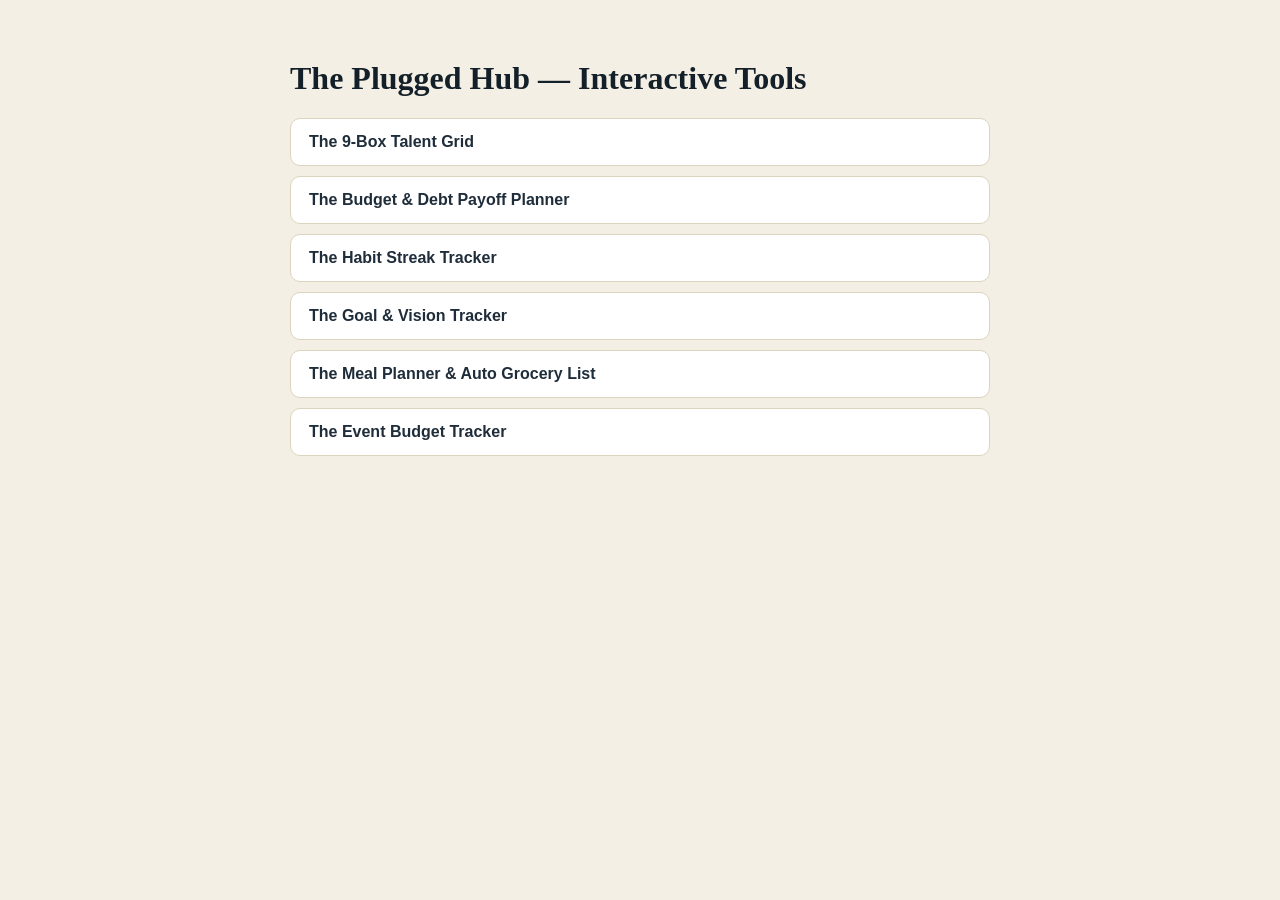
<file: index.html>
<!DOCTYPE html>
<html lang="en">
<head>
<meta charset="UTF-8">
<title>The Plugged Hub — Tools</title>
<style>
  body { font-family: -apple-system, BlinkMacSystemFont, sans-serif; background: #f4efe4; color: #2a2a28; max-width: 700px; margin: 60px auto; padding: 0 20px; }
  h1 { font-family: Georgia, serif; color: #142029; }
  a { display: block; padding: 14px 18px; background: #fff; border: 1px solid #ddd4bf; border-radius: 10px; margin-bottom: 10px; color: #1f2d3a; text-decoration: none; font-weight: 600; }
  a:hover { border-color: #1f2d3a; }
</style>
</head>
<body>
<h1>The Plugged Hub — Interactive Tools</h1>
<a href="nine-box-talent-grid.html">The 9-Box Talent Grid</a>
<a href="budget-debt-payoff-planner.html">The Budget & Debt Payoff Planner</a>
<a href="habit-tracker.html">The Habit Streak Tracker</a>
<a href="goal-vision-tracker.html">The Goal & Vision Tracker</a>
<a href="meal-planner.html">The Meal Planner & Auto Grocery List</a>
<a href="event-budget-tracker.html">The Event Budget Tracker</a>
</body>
</html>
</file>
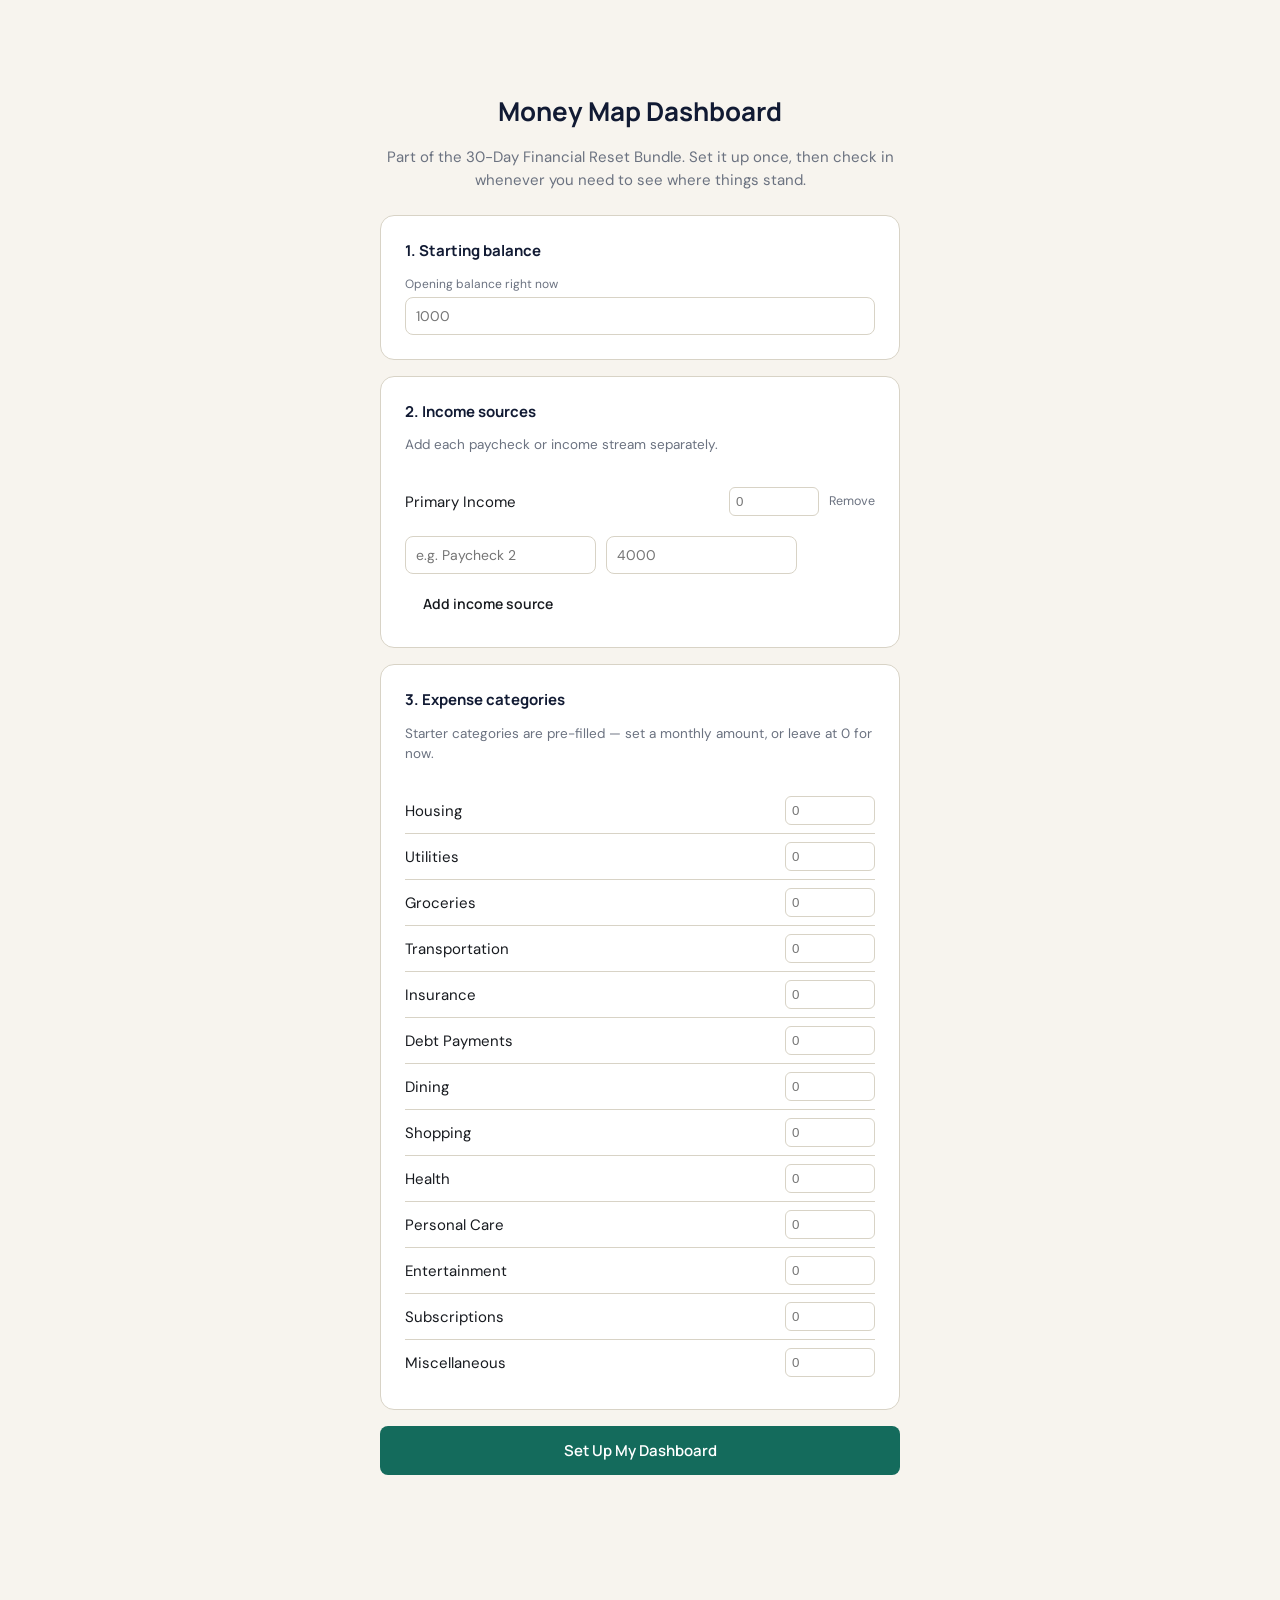
<file: money-map-dashboard/index.html>
<!DOCTYPE html>
<html lang="en">
<head>
<meta charset="UTF-8">
<meta name="viewport" content="width=device-width, initial-scale=1.0">
<title>Money Map Dashboard — The Plugged Hub</title>
<link rel="preconnect" href="https://fonts.googleapis.com">
<link rel="preconnect" href="https://fonts.gstatic.com" crossorigin>
<link href="https://fonts.googleapis.com/css2?family=Manrope:wght@400;500;600;700&family=DM+Sans:wght@400;500;700&display=swap" rel="stylesheet">
<link rel="stylesheet" href="styles/tokens.css">
<link rel="stylesheet" href="styles/layout.css">
<link rel="stylesheet" href="styles/components.css">
<link rel="stylesheet" href="styles/modules.css">
</head>
<body>
<div class="app">

  <!-- ONBOARDING -->
  <div class="view" id="view-onboard">
    <div class="onboard-wrap">
      <h1>Money Map Dashboard</h1>
      <p>Part of the 30-Day Financial Reset Bundle. Set it up once, then check in whenever you need to see where things stand.</p>

      <div class="onboard-step">
        <h3>1. Starting balance</h3>
        <div class="field"><label for="ob-balance">Opening balance right now</label><input type="number" id="ob-balance" placeholder="1000"></div>
      </div>

      <div class="onboard-step">
        <h3>2. Income sources</h3>
        <p style="margin-top:0;color:var(--muted);font-size:13.5px;">Add each paycheck or income stream separately.</p>
        <div id="ob-income-sources"></div>
        <div class="form-row" style="margin-top:12px;margin-bottom:0;">
          <div class="field"><input type="text" id="ob-new-source-name" placeholder="e.g. Paycheck 2"></div>
          <div class="field"><input type="number" id="ob-new-source-amount" placeholder="4000"></div>
          <button class="btn btn-ghost" id="ob-add-source">Add income source</button>
        </div>
      </div>

      <div class="onboard-step">
        <h3>3. Expense categories</h3>
        <p style="margin-top:0;color:var(--muted);font-size:13.5px;">Starter categories are pre-filled — set a monthly amount, or leave at 0 for now.</p>
        <div id="ob-categories"></div>
      </div>

      <button class="btn btn-primary" id="ob-finish" style="width:100%;padding:14px;font-size:15px;">Set Up My Dashboard</button>
    </div>
  </div>

  <!-- MAIN APP -->
  <div class="view" id="view-main">
    <div class="topbar">
      <div class="brand">The Plugged Hub <span>· Money Map Dashboard</span></div>
      <nav>
        <button data-tab="dashboard" class="active">Dashboard</button>
        <button data-tab="transactions">Transactions</button>
        <button data-tab="paychecks">Paychecks</button>
        <button data-tab="savings">Savings</button>
        <button data-tab="bills">Bills</button>
        <button class="disabled" title="Coming soon">Timeline</button>
        <button data-tab="categories">Categories</button>
        <button data-tab="settings">Settings</button>
        <button class="disabled" title="Coming soon">More</button>
      </nav>
    </div>

    <div class="month-nav">
      <button id="prevMonth">&#8592;</button>
      <div class="month-label" id="monthLabel"></div>
      <button id="nextMonth">&#8594;</button>
    </div>

    <!-- DASHBOARD -->
    <div class="tab-panel" id="tab-dashboard">
      <div class="snapshot-grid" id="snapshotGrid"></div>
      <div class="next-action" id="nextAction"></div>
      <div class="quick-actions">
        <button data-jump="transactions">+ Add Transaction</button>
        <button data-jump="bills">+ Add Bill</button>
        <button data-jump="paychecks">+ Plan Paycheck</button>
        <button data-jump="savings">+ Add Goal or Buffer</button>
      </div>
      <div class="section" id="attentionSection" style="display:none;">
        <div class="section-title">Needs Attention</div>
        <div class="attention-list" id="attentionList"></div>
      </div>
      <div class="section"><div class="section-title">Upcoming Bills (next 14 days)</div><div id="upcomingBillsList"></div></div>
      <div class="section"><div class="section-title">Income Sources</div><div id="incomeSourcesGrid"></div></div>
      <div class="section"><div class="section-title">Budget Health</div><div class="cat-grid" id="catGrid"></div></div>
      <div class="section"><div class="section-title">Goals &amp; Buffers</div><div class="cat-grid" id="savingsGrid"></div></div>
      <div class="section"><div class="section-title">Recent Activity</div><div id="recentActivity"></div></div>
    </div>

    <!-- TRANSACTIONS -->
    <div class="tab-panel" id="tab-transactions" style="display:none;">
      <div class="form-row" id="txForm">
        <div class="field"><label>Date</label><input type="date" id="tx-date"></div>
        <div class="field"><label>Description</label><input type="text" id="tx-desc" placeholder="Trader Joe's"></div>
        <div class="field"><label>Type</label>
          <select id="tx-type">
            <option value="expense">Expense</option><option value="income">Income</option>
            <option value="savings">Savings</option><option value="debt">Debt payment</option>
            <option value="transfer">Transfer</option><option value="refund">Refund/Credit</option>
          </select>
        </div>
        <div class="field" id="tx-cat-field"><label>Category</label><select id="tx-category"></select></div>
        <div class="field" id="tx-savings-field" style="display:none;"><label>Goal/Buffer</label><select id="tx-savings-category"></select></div>
        <div class="field" id="tx-source-field" style="display:none;"><label>Income source</label><select id="tx-source"></select></div>
        <div class="field"><label>Amount</label><input type="number" id="tx-amount" placeholder="45.00" step="0.01"></div>
        <button class="btn btn-primary" id="addTx">Add transaction</button>
      </div>
      <div class="filters">
        <input type="text" id="filterSearch" placeholder="Search description...">
        <select id="filterCategory"><option value="">All categories</option></select>
        <select id="filterType">
          <option value="">All types</option><option value="expense">Expense</option><option value="income">Income</option>
          <option value="savings">Savings</option><option value="debt">Debt payment</option>
          <option value="transfer">Transfer</option><option value="refund">Refund/Credit</option>
        </select>
      </div>
      <div id="ledgerTableWrap"></div>
    </div>

    <!-- PAYCHECKS -->
    <div class="tab-panel" id="tab-paychecks" style="display:none;">
      <div class="section-title">Give each paycheck a job before it disappears</div>
      <div class="form-row">
        <div class="field"><label>Income source</label><select id="pe-source"></select></div>
        <div class="field"><label>Pay date</label><input type="date" id="pe-date"></div>
        <div class="field"><label>Expected amount</label><input type="number" id="pe-amount" placeholder="1850"></div>
        <button class="btn btn-primary" id="addIncomeEvent">Plan this paycheck</button>
      </div>
      <div id="paychecksList"></div>
    </div>

    <!-- BILLS -->
    <div class="tab-panel" id="tab-bills" style="display:none;">
      <div class="section-title">Bill Command Center</div>
      <p style="color:var(--muted);font-size:13.5px;margin-top:-6px;">Know what's due, when it's due, and what needs attention.</p>
      <div class="form-row">
        <div class="field"><label>Bill name</label><input type="text" id="bill-name" placeholder="e.g. Rent"></div>
        <div class="field"><label>Category</label><select id="bill-category"></select></div>
        <div class="field"><label>Amount</label><input type="number" id="bill-amount" placeholder="1400"></div>
        <div class="field"><label>Frequency</label>
          <select id="bill-frequency">
            <option value="monthly">Monthly</option>
            <option value="weekly">Weekly</option>
            <option value="biweekly">Biweekly</option>
            <option value="quarterly">Quarterly</option>
            <option value="annual">Annual</option>
          </select>
        </div>
        <div class="field"><label>Next due date</label><input type="date" id="bill-date"></div>
        <div class="field"><label style="display:flex;align-items:center;gap:6px;"><input type="checkbox" id="bill-autopay" style="width:auto;"> Autopay</label></div>
        <button class="btn btn-primary" id="addBill">Add bill</button>
      </div>
      <div id="billsList"></div>
    </div>

    <!-- SAVINGS (Goals & Buffers) -->
    <div class="tab-panel" id="tab-savings" style="display:none;">
      <div class="section-title">Goals &amp; Buffers</div>
      <p style="color:var(--muted);font-size:13.5px;margin-top:-6px;">Future expenses, safety buffers, and personal goals — one system, your choice of purpose.</p>
      <div class="form-row">
        <div class="field"><label>Name</label><input type="text" id="newGoalName" placeholder="e.g. Car Registration"></div>
        <div class="field"><label>Purpose</label><select id="newGoalPurpose"></select></div>
        <div class="field"><label>Target amount</label><input type="number" id="newGoalTarget" placeholder="500"></div>
        <div class="field"><label>Target date (optional)</label><input type="date" id="newGoalDate"></div>
        <button class="btn btn-primary" id="addGoalBuffer">Add</button>
      </div>
      <div class="cat-grid" id="goalsBuffersList"></div>
    </div>

    <!-- CATEGORIES -->
    <div class="tab-panel" id="tab-categories" style="display:none;">
      <div class="subsection">
        <div class="subsection-title">Income Sources</div>
        <div class="form-row">
          <div class="field"><label>Source name</label><input type="text" id="newSourceName" placeholder="e.g. Freelance"></div>
          <div class="field"><label>Planned monthly amount</label><input type="number" id="newSourceAmount" placeholder="500"></div>
          <button class="btn btn-primary" id="addSource">Add source</button>
        </div>
        <div id="sourceList" style="background:white;border-radius:12px;padding:8px 16px;border:1px solid var(--line);"></div>
      </div>
      <div class="subsection">
        <div class="subsection-title">Expense Categories</div>
        <div class="form-row">
          <div class="field"><label>New category</label><input type="text" id="newCatName" placeholder="e.g. Pet Care"></div>
          <div class="field"><label>Monthly budget</label><input type="number" id="newCatBudget" placeholder="100"></div>
          <button class="btn btn-primary" id="addCategory">Add category</button>
        </div>
        <div id="categoryList" style="background:white;border-radius:12px;padding:8px 16px;border:1px solid var(--line);"></div>
      </div>
    </div>

    <!-- SETTINGS -->
    <div class="tab-panel" id="tab-settings" style="display:none;">
      <div class="section-title">Settings &amp; Data</div>
      <div class="onboard-step"><h3>Opening balance</h3><div class="field"><input type="number" id="settingsOpening"></div></div>
      <div class="onboard-step"><h3>Export your data</h3><p style="margin-top:0;color:var(--muted);font-size:13.5px;">Your data lives in this browser only. Export a CSV backup regularly.</p><button class="btn btn-ghost" id="exportCsv">Export all transactions (CSV)</button></div>
      <div class="onboard-step"><h3>Reset</h3><p style="margin-top:0;color:var(--muted);font-size:13.5px;">Permanently deletes everything in this browser.</p><button class="btn btn-danger" id="resetAll">Reset all data</button></div>
    </div>

    <div class="footer-note">The Plugged Hub · Practical systems for money, work, and modern life.</div>
  </div>
</div>

<script type="module" src="js/app.js"></script>
<script>
  document.querySelectorAll('[data-jump]').forEach(btn => {
    btn.addEventListener('click', () => document.querySelector(`nav button[data-tab="${btn.dataset.jump}"]`).click());
  });
</script>
</body>
</html>
</file>
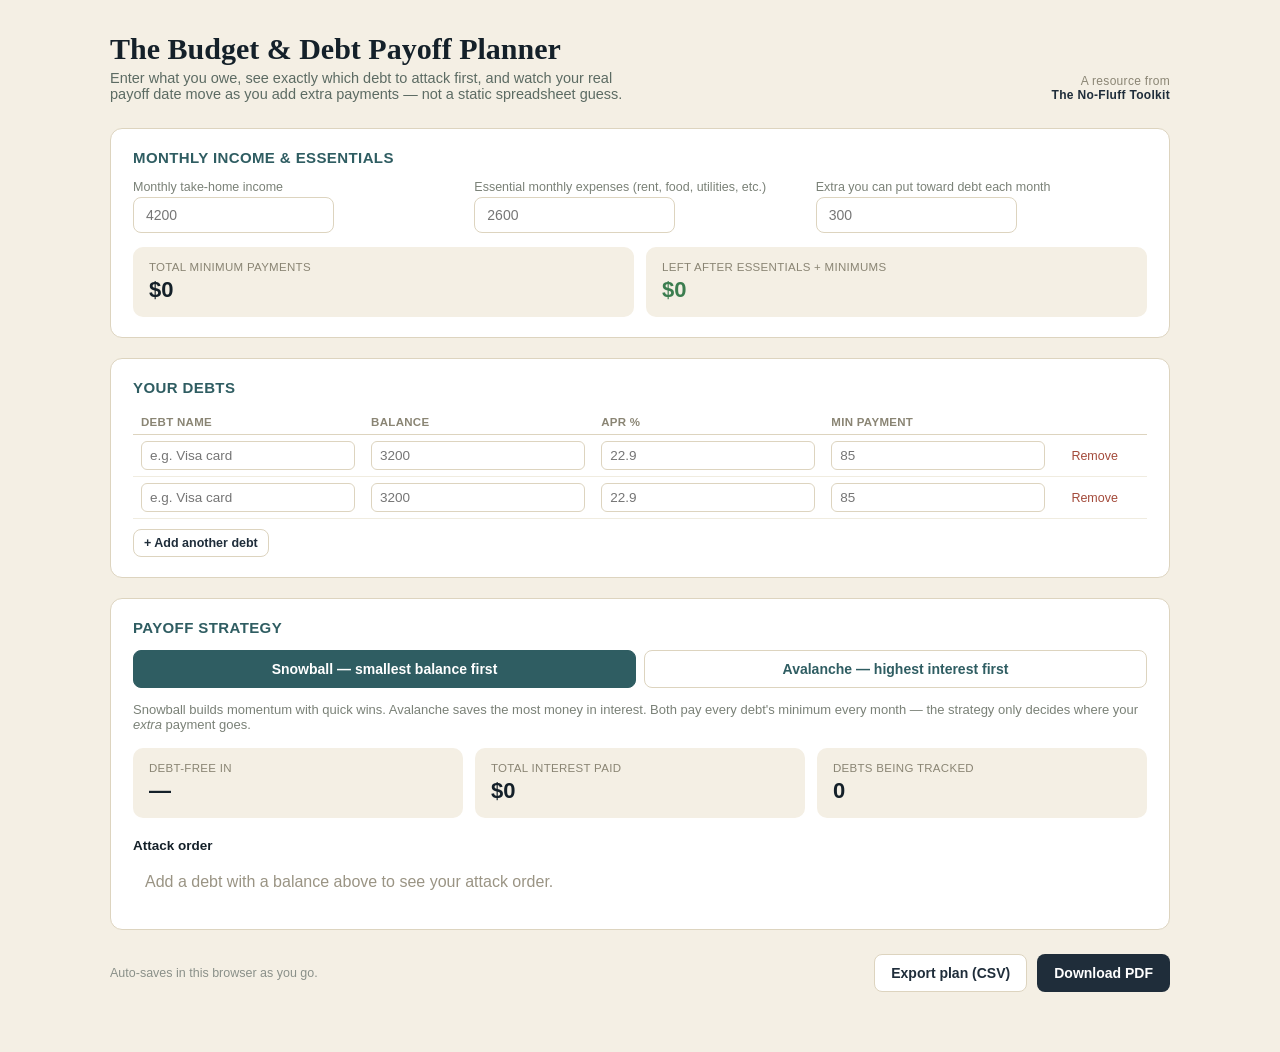
<file: budget-debt-payoff-planner.html>
<!DOCTYPE html>
<html lang="en">
<head>
<meta charset="UTF-8">
<meta name="viewport" content="width=device-width, initial-scale=1.0">
<title>The Budget & Debt Payoff Planner — The No-Fluff Toolkit</title>
<style>
  :root {
    --navy: #1f2d3a;
    --navy-deep: #142029;
    --stone: #f4efe4;
    --stone-line: #ddd4bf;
    --teal: #2f5d62;
    --gold: #c9a227;
    --ink: #2a2a28;
    --danger: #a34a3a;
    --good: #3b7d4f;
  }
  * { box-sizing: border-box; }
  body {
    margin: 0; background: var(--stone); color: var(--ink);
    font-family: -apple-system, BlinkMacSystemFont, "Segoe UI", Helvetica, Arial, sans-serif;
  }
  .wrap { max-width: 1100px; margin: 0 auto; padding: 32px 20px 60px; }
  header { display: flex; justify-content: space-between; align-items: flex-end; gap: 20px; margin-bottom: 26px; flex-wrap: wrap; }
  h1 {
    font-family: Georgia, "Times New Roman", serif;
    font-size: 30px; margin: 0 0 4px; color: var(--navy-deep); font-weight: 600;
  }
  .subhead { margin: 0; color: #5c6b63; font-size: 14.5px; max-width: 520px; }
  .brand { font-size: 12px; letter-spacing: 0.3px; color: #8a8574; text-align: right; }
  .brand b { color: var(--navy); }

  .panel {
    background: #fff; border: 1px solid var(--stone-line); border-radius: 12px;
    padding: 20px 22px; margin-bottom: 20px;
  }
  .panel h2 {
    font-size: 15px; margin: 0 0 14px; text-transform: uppercase; letter-spacing: 0.4px; color: var(--teal); font-weight: 700;
  }
  .row { display: flex; gap: 10px; margin-bottom: 8px; flex-wrap: wrap; }
  .row input, .row select {
    padding: 9px 12px; border: 1px solid var(--stone-line); border-radius: 8px; font-size: 14px; background: #fff;
  }
  label { font-size: 12.5px; color: #7a8177; display: block; margin-bottom: 3px; }
  .field { flex: 1; min-width: 100px; }
  button {
    font-family: inherit; font-size: 14px; font-weight: 600; cursor: pointer;
    border-radius: 8px; border: 1px solid transparent; padding: 10px 16px;
  }
  .btn-primary { background: var(--navy); color: #fff; }
  .btn-primary:hover { background: var(--navy-deep); }
  .btn-ghost { background: #fff; color: var(--navy); border-color: var(--stone-line); }
  .btn-ghost:hover { border-color: var(--navy); }
  .btn-small { padding: 6px 10px; font-size: 12.5px; }
  .btn-danger-ghost { background: #fff; color: var(--danger); border-color: #e8d2cc; }

  table { width: 100%; border-collapse: collapse; margin-top: 6px; }
  th { text-align: left; font-size: 11.5px; text-transform: uppercase; letter-spacing: 0.3px; color: #8a8574; padding: 6px 8px; border-bottom: 1px solid var(--stone-line); }
  td { padding: 6px 8px; border-bottom: 1px solid #f0ece0; font-size: 14px; }
  td input { width: 100%; padding: 6px 8px; border: 1px solid var(--stone-line); border-radius: 6px; font-size: 13.5px; }

  .summary-grid { display: grid; grid-template-columns: repeat(auto-fit, minmax(160px, 1fr)); gap: 12px; margin-top: 4px; }
  .stat { background: var(--stone); border-radius: 10px; padding: 14px 16px; }
  .stat .label { font-size: 11.5px; text-transform: uppercase; color: #8a8574; letter-spacing: 0.3px; margin-bottom: 4px; }
  .stat .value { font-size: 22px; font-weight: 700; color: var(--navy-deep); }
  .stat .value.good { color: var(--good); }

  .strategy-toggle { display: flex; gap: 8px; margin-bottom: 14px; }
  .strategy-toggle button { flex: 1; }
  .strategy-toggle button.active { background: var(--teal); color: #fff; border-color: var(--teal); }
  .strategy-toggle button:not(.active) { background: #fff; color: var(--teal); border-color: var(--stone-line); }

  .order-list { margin: 0; padding: 0; list-style: none; }
  .order-list li {
    display: flex; justify-content: space-between; align-items: center;
    padding: 10px 12px; border: 1px solid var(--stone-line); border-radius: 8px; margin-bottom: 8px; background: #fbf9f4;
  }
  .order-list .num { display: inline-flex; align-items: center; justify-content: center; width: 22px; height: 22px; border-radius: 50%; background: var(--gold); color: #fff; font-size: 12px; font-weight: 700; margin-right: 10px; }
  .order-list .meta { font-size: 12.5px; color: #7a8177; }

  .footer-actions { display: flex; justify-content: space-between; align-items: center; margin-top: 24px; flex-wrap: wrap; gap: 12px; }
  .save-note { font-size: 12.5px; color: #8a9089; }
  .export-buttons { display: flex; gap: 10px; }

  @media print {
    .row, .panel h2 + .row, button, .footer-actions, header .brand { display: none !important; }
    .panel { border: none; padding: 0; }
    body { background: #fff; }
  }
</style>
</head>
<body>
<div class="wrap">
  <header>
    <div>
      <h1>The Budget & Debt Payoff Planner</h1>
      <p class="subhead">Enter what you owe, see exactly which debt to attack first, and watch your real payoff date move as you add extra payments — not a static spreadsheet guess.</p>
    </div>
    <div class="brand">A resource from<br><b>The No-Fluff Toolkit</b></div>
  </header>

  <div class="panel">
    <h2>Monthly income & essentials</h2>
    <div class="row">
      <div class="field">
        <label>Monthly take-home income</label>
        <input type="number" id="income" placeholder="4200" />
      </div>
      <div class="field">
        <label>Essential monthly expenses (rent, food, utilities, etc.)</label>
        <input type="number" id="expenses" placeholder="2600" />
      </div>
      <div class="field">
        <label>Extra you can put toward debt each month</label>
        <input type="number" id="extra" placeholder="300" />
      </div>
    </div>
    <div class="summary-grid" id="incomeSummary" style="margin-top:14px;"></div>
  </div>

  <div class="panel">
    <h2>Your debts</h2>
    <table>
      <thead>
        <tr><th>Debt name</th><th>Balance</th><th>APR %</th><th>Min payment</th><th></th></tr>
      </thead>
      <tbody id="debtRows"></tbody>
    </table>
    <button class="btn-ghost btn-small" id="addDebt" style="margin-top:10px;">+ Add another debt</button>
  </div>

  <div class="panel">
    <h2>Payoff strategy</h2>
    <div class="strategy-toggle">
      <button id="btnSnowball" class="active">Snowball — smallest balance first</button>
      <button id="btnAvalanche">Avalanche — highest interest first</button>
    </div>
    <p style="font-size:13px;color:#7a8177;margin:0 0 16px;">Snowball builds momentum with quick wins. Avalanche saves the most money in interest. Both pay every debt's minimum every month — the strategy only decides where your <i>extra</i> payment goes.</p>

    <div class="summary-grid" id="payoffSummary"></div>

    <h3 style="font-size:13.5px;margin:20px 0 10px;color:var(--navy-deep);">Attack order</h3>
    <ul class="order-list" id="orderList"></ul>
  </div>

  <div class="footer-actions">
    <div class="save-note" id="saveNote">Auto-saves in this browser as you go.</div>
    <div class="export-buttons">
      <button class="btn-ghost" id="exportCsv">Export plan (CSV)</button>
      <button class="btn-primary" id="exportPdf">Download PDF</button>
    </div>
  </div>
</div>

<script>
const STORAGE_KEY = "nofluff_budget_debt_v1";

let state = JSON.parse(localStorage.getItem(STORAGE_KEY) || "null") || {
  income: "", expenses: "", extra: "",
  strategy: "snowball",
  debts: [
    { id: uid(), name: "", balance: "", apr: "", min: "" },
    { id: uid(), name: "", balance: "", apr: "", min: "" }
  ]
};

function uid() { return Math.random().toString(36).slice(2, 9); }

function save() {
  localStorage.setItem(STORAGE_KEY, JSON.stringify(state));
  const note = document.getElementById('saveNote');
  note.textContent = "Saved to this browser • " + new Date().toLocaleTimeString();
}

function money(n) {
  if (!isFinite(n)) return "$0";
  return "$" + n.toLocaleString(undefined, { maximumFractionDigits: 0 });
}

function readInputs() {
  state.income = document.getElementById('income').value;
  state.expenses = document.getElementById('expenses').value;
  state.extra = document.getElementById('extra').value;
}

function renderIncomeSummary() {
  const income = parseFloat(state.income) || 0;
  const expenses = parseFloat(state.expenses) || 0;
  const totalMin = state.debts.reduce((s, d) => s + (parseFloat(d.min) || 0), 0);
  const leftover = income - expenses - totalMin;
  const el = document.getElementById('incomeSummary');
  el.innerHTML = `
    <div class="stat"><div class="label">Total minimum payments</div><div class="value">${money(totalMin)}</div></div>
    <div class="stat"><div class="label">Left after essentials + minimums</div><div class="value ${leftover >= 0 ? 'good' : ''}">${money(leftover)}</div></div>
  `;
}

function renderDebtRows() {
  const tbody = document.getElementById('debtRows');
  tbody.innerHTML = '';
  state.debts.forEach((d, i) => {
    const tr = document.createElement('tr');
    tr.innerHTML = `
      <td><input type="text" data-id="${d.id}" data-field="name" placeholder="e.g. Visa card" value="${d.name || ''}"></td>
      <td><input type="number" data-id="${d.id}" data-field="balance" placeholder="3200" value="${d.balance || ''}"></td>
      <td><input type="number" data-id="${d.id}" data-field="apr" placeholder="22.9" value="${d.apr || ''}"></td>
      <td><input type="number" data-id="${d.id}" data-field="min" placeholder="85" value="${d.min || ''}"></td>
      <td><span class="btn-danger-ghost btn-small" style="cursor:pointer;border-radius:6px;display:inline-block;" data-remove="${d.id}">Remove</span></td>
    `;
    tbody.appendChild(tr);
  });
  tbody.querySelectorAll('input').forEach(inp => {
    inp.addEventListener('input', (e) => {
      const id = e.target.dataset.id, field = e.target.dataset.field;
      const debt = state.debts.find(x => x.id === id);
      debt[field] = e.target.value;
      save(); renderAll(false);
    });
  });
  tbody.querySelectorAll('[data-remove]').forEach(btn => {
    btn.addEventListener('click', (e) => {
      state.debts = state.debts.filter(d => d.id !== e.target.dataset.remove);
      save(); renderAll(true);
    });
  });
}

function simulatePayoff(debts, extraMonthly, strategy) {
  let working = debts
    .filter(d => (parseFloat(d.balance) || 0) > 0)
    .map(d => ({
      id: d.id, name: d.name || "Unnamed debt",
      balance: parseFloat(d.balance) || 0,
      apr: parseFloat(d.apr) || 0,
      min: parseFloat(d.min) || 0
    }));

  if (!working.length) return { months: 0, totalInterest: 0, order: [], payoffByDebt: {} };

  const order = strategy === 'snowball'
    ? [...working].sort((a, b) => a.balance - b.balance)
    : [...working].sort((a, b) => b.apr - a.apr);

  const orderIds = order.map(d => d.id);
  let balances = {}; working.forEach(d => balances[d.id] = d.balance);
  let paidOff = {};
  let month = 0;
  let totalInterest = 0;
  let extraPool = parseFloat(extraMonthly) || 0;
  const maxMonths = 600;

  while (Object.keys(paidOff).length < working.length && month < maxMonths) {
    month++;
    working.forEach(d => {
      if (paidOff[d.id]) return;
      const monthlyRate = (d.apr / 100) / 12;
      const interest = balances[d.id] * monthlyRate;
      totalInterest += interest;
      balances[d.id] += interest;
    });

    let extraAvailable = extraPool;
    for (const id of orderIds) {
      if (paidOff[id]) continue;
      const d = working.find(x => x.id === id);
      let payment = d.min + (extraAvailable > 0 ? extraAvailable : 0);
      if (extraAvailable > 0) extraAvailable = 0;
      if (payment >= balances[id]) {
        payment = balances[id];
        balances[id] = 0;
        paidOff[id] = month;
      } else {
        balances[id] -= payment;
      }
    }
  }

  return { months: month, totalInterest, order: orderIds, payoffByDebt: paidOff, debtMeta: working };
}

function renderPayoffPlan() {
  const extra = parseFloat(state.extra) || 0;
  const result = simulatePayoff(state.debts, extra, state.strategy);
  const el = document.getElementById('payoffSummary');
  const years = Math.floor(result.months / 12);
  const rem = result.months % 12;
  const timeLabel = result.months === 0 ? "—" : (years > 0 ? `${years}y ${rem}mo` : `${rem}mo`);

  el.innerHTML = `
    <div class="stat"><div class="label">Debt-free in</div><div class="value">${timeLabel}</div></div>
    <div class="stat"><div class="label">Total interest paid</div><div class="value">${money(result.totalInterest)}</div></div>
    <div class="stat"><div class="label">Debts being tracked</div><div class="value">${result.debtMeta ? result.debtMeta.length : 0}</div></div>
  `;

  const orderList = document.getElementById('orderList');
  orderList.innerHTML = '';
  if (result.debtMeta && result.debtMeta.length) {
    result.order.forEach((id, i) => {
      const d = result.debtMeta.find(x => x.id === id);
      const payoffMonth = result.payoffByDebt[id];
      const li = document.createElement('li');
      li.innerHTML = `
        <span><span class="num">${i + 1}</span>${d.name}</span>
        <span class="meta">${money(d.balance)} at ${d.apr || 0}% — paid off month ${payoffMonth || '—'}</span>
      `;
      orderList.appendChild(li);
    });
  } else {
    orderList.innerHTML = '<li style="color:#9a9484;border:none;background:none;">Add a debt with a balance above to see your attack order.</li>';
  }
}

function renderAll(rebuildRows) {
  renderIncomeSummary();
  if (rebuildRows) renderDebtRows();
  renderPayoffPlan();
}

document.getElementById('income').addEventListener('input', () => { readInputs(); save(); renderAll(false); });
document.getElementById('expenses').addEventListener('input', () => { readInputs(); save(); renderAll(false); });
document.getElementById('extra').addEventListener('input', () => { readInputs(); save(); renderAll(false); });

document.getElementById('addDebt').addEventListener('click', () => {
  state.debts.push({ id: uid(), name: "", balance: "", apr: "", min: "" });
  save(); renderAll(true);
});

document.getElementById('btnSnowball').addEventListener('click', () => {
  state.strategy = 'snowball';
  document.getElementById('btnSnowball').classList.add('active');
  document.getElementById('btnAvalanche').classList.remove('active');
  save(); renderPayoffPlan();
});
document.getElementById('btnAvalanche').addEventListener('click', () => {
  state.strategy = 'avalanche';
  document.getElementById('btnAvalanche').classList.add('active');
  document.getElementById('btnSnowball').classList.remove('active');
  save(); renderPayoffPlan();
});

document.getElementById('exportCsv').addEventListener('click', () => {
  const extra = parseFloat(state.extra) || 0;
  const result = simulatePayoff(state.debts, extra, state.strategy);
  let csv = 'Order,Debt Name,Balance,APR,Min Payment,Payoff Month\n';
  if (result.debtMeta) {
    result.order.forEach((id, i) => {
      const d = result.debtMeta.find(x => x.id === id);
      csv += `${i + 1},"${d.name}",${d.balance},${d.apr},${d.min},${result.payoffByDebt[id] || ''}\n`;
    });
  }
  csv += `\nSummary\nMonths to debt-free,${result.months}\nTotal interest paid,${result.totalInterest.toFixed(2)}\nStrategy,${state.strategy}\n`;
  const blob = new Blob([csv], { type: 'text/csv' });
  const a = document.createElement('a');
  a.href = URL.createObjectURL(blob);
  a.download = 'debt-payoff-plan.csv';
  a.click();
});

document.getElementById('exportPdf').addEventListener('click', () => window.print());

document.getElementById('income').value = state.income;
document.getElementById('expenses').value = state.expenses;
document.getElementById('extra').value = state.extra;
if (state.strategy === 'avalanche') {
  document.getElementById('btnAvalanche').classList.add('active');
  document.getElementById('btnSnowball').classList.remove('active');
}
renderAll(true);
</script>
</body>
</html>
</file>
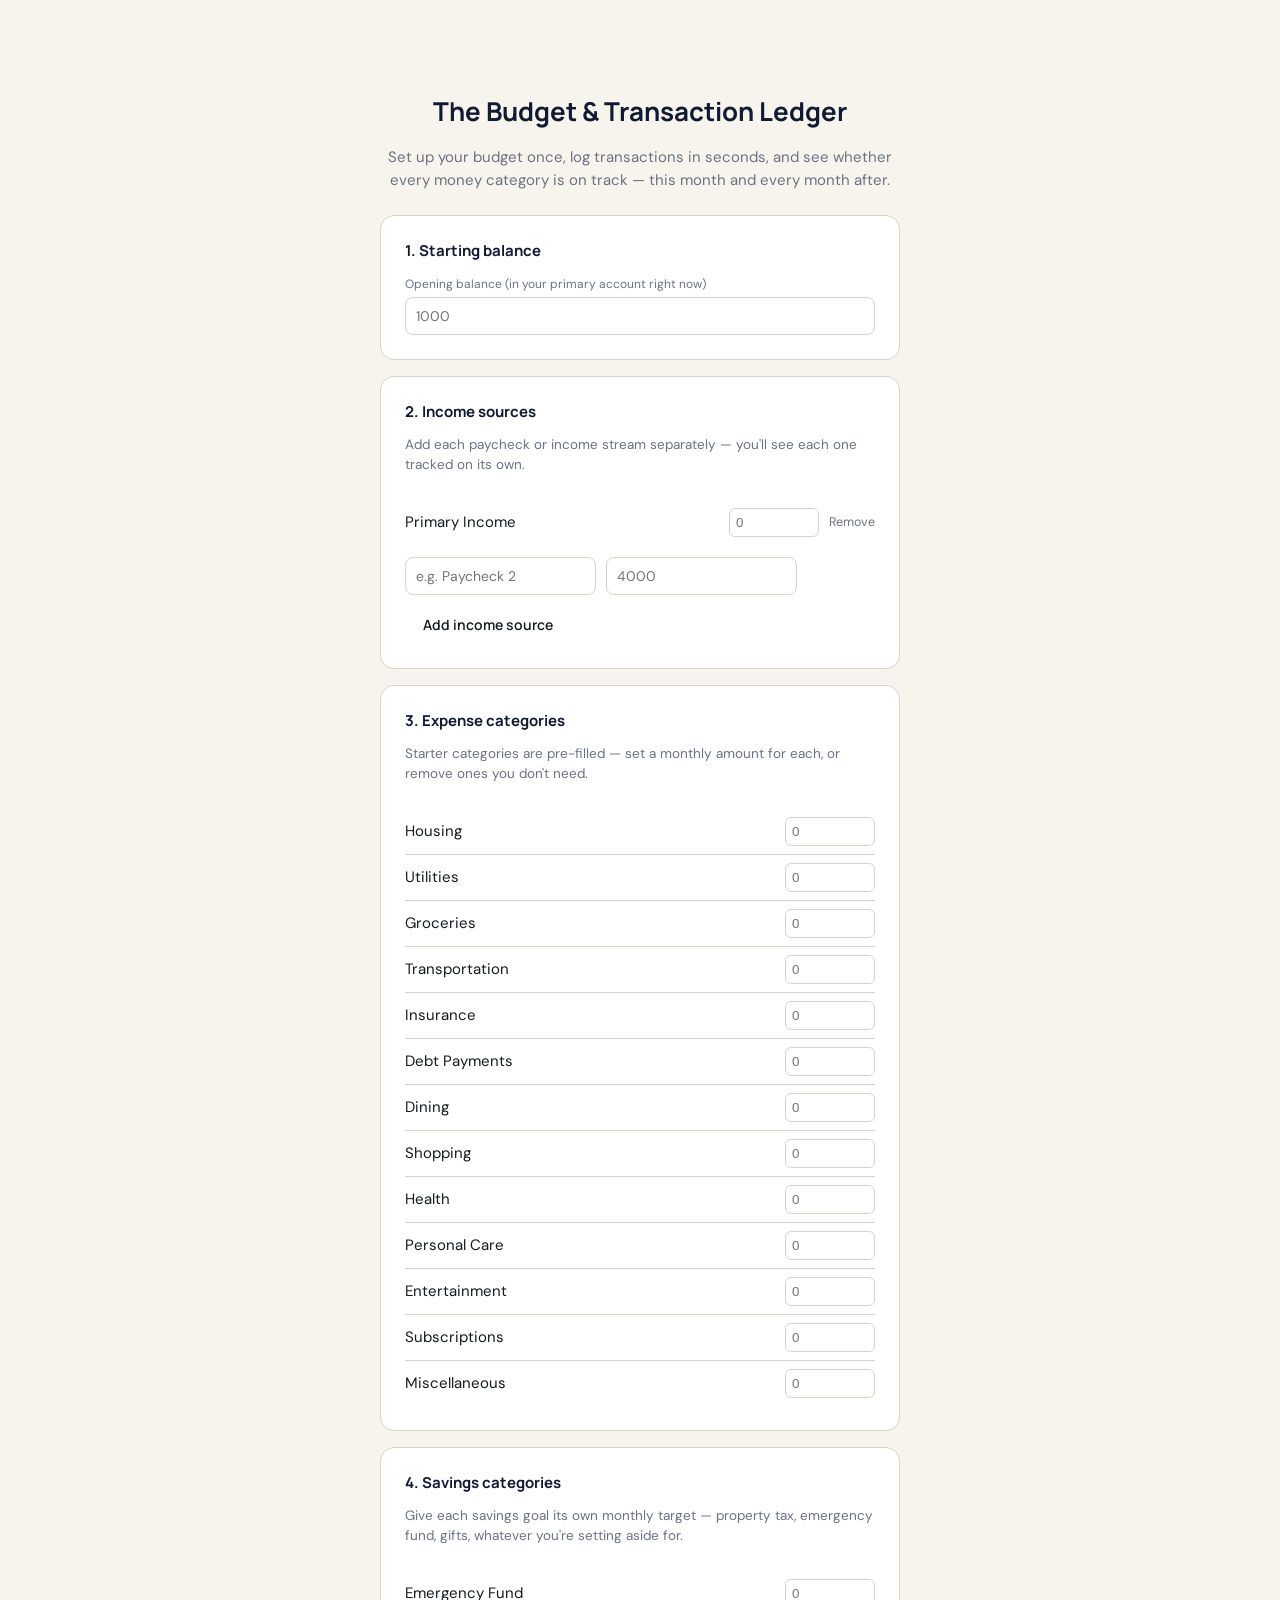
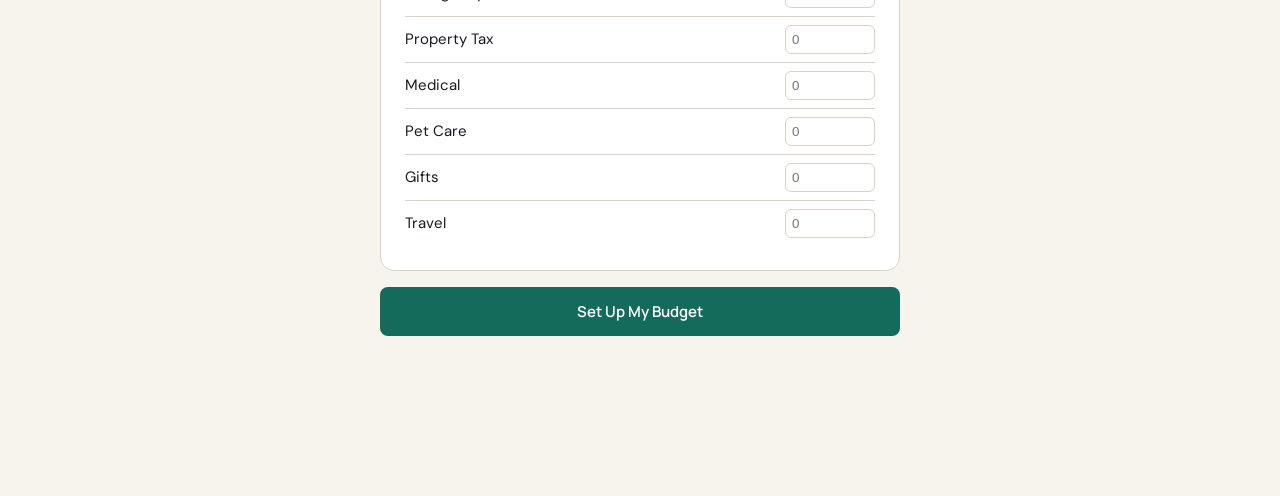
<file: budget-transaction-ledger.html>
<!DOCTYPE html>
<html lang="en">
<head>
<meta charset="UTF-8">
<meta name="viewport" content="width=device-width, initial-scale=1.0">
<title>The Budget & Transaction Ledger — The Plugged Hub</title>
<link rel="preconnect" href="https://fonts.googleapis.com">
<link rel="preconnect" href="https://fonts.gstatic.com" crossorigin>
<link href="https://fonts.googleapis.com/css2?family=Manrope:wght@400;500;600;700&family=DM+Sans:wght@400;500;700&display=swap" rel="stylesheet">
<style>
  :root {
    --ink: #111A33;
    --surface: #F7F4EE;
    --card: #E9E5DC;
    --emerald: #146B5C;
    --green: #2F8A68;
    --amber: #C98A24;
    --brick: #B84B4B;
    --dusty-blue: #5B789A;
    --text: #171A1F;
    --muted: #6B7280;
    --line: #D8D3C6;
  }
  * { box-sizing: border-box; }
  body {
    margin: 0; background: var(--surface); color: var(--text);
    font-family: "DM Sans", -apple-system, sans-serif; font-size: 15px; line-height: 1.5;
  }
  h1, h2, h3, .brand { font-family: "Manrope", sans-serif; }
  .app { max-width: 980px; margin: 0 auto; padding: 32px 20px 100px; }

  .topbar { display: flex; justify-content: space-between; align-items: center; margin-bottom: 28px; flex-wrap: wrap; gap: 12px; }
  .brand { font-weight: 700; font-size: 20px; color: var(--ink); }
  .brand span { color: var(--emerald); }
  nav { display: flex; gap: 4px; background: var(--card); padding: 4px; border-radius: 10px; }
  nav button {
    font-family: "Manrope", sans-serif; font-size: 13.5px; font-weight: 600; padding: 8px 14px;
    border: none; background: transparent; color: var(--muted); border-radius: 7px; cursor: pointer;
  }
  nav button.active { background: var(--ink); color: white; }

  .month-nav { display: flex; align-items: center; gap: 10px; margin-bottom: 22px; }
  .month-nav button { background: var(--card); border: none; width: 32px; height: 32px; border-radius: 8px; cursor: pointer; font-size: 16px; color: var(--ink); }
  .month-nav .month-label { font-weight: 700; font-size: 17px; color: var(--ink); min-width: 150px; text-align: center; }

  .snapshot-grid { display: grid; grid-template-columns: repeat(auto-fit, minmax(140px, 1fr)); gap: 12px; margin-bottom: 24px; }
  .snap-card { background: white; border-radius: 12px; padding: 14px 16px; border: 1px solid var(--line); }
  .snap-card .label { font-size: 11.5px; color: var(--muted); text-transform: uppercase; letter-spacing: 0.04em; margin-bottom: 6px; }
  .snap-card .value { font-size: 22px; font-weight: 700; color: var(--ink); font-variant-numeric: tabular-nums; }
  .snap-card .value.neg { color: var(--brick); }

  .section { margin-bottom: 28px; }
  .section-title { font-size: 15px; font-weight: 700; color: var(--ink); margin-bottom: 12px; }
  .section-subtitle { font-size: 13px; color: var(--muted); margin: -6px 0 12px; }

  .next-action { background: var(--ink); color: white; border-radius: 12px; padding: 18px 20px; margin-bottom: 24px; }
  .next-action .tag { font-size: 11px; text-transform: uppercase; letter-spacing: 0.06em; color: #A9B4D0; margin-bottom: 6px; }
  .next-action .msg { font-size: 15.5px; line-height: 1.5; }

  .attention-list { display: flex; flex-direction: column; gap: 8px; }
  .attn-item { display: flex; align-items: center; gap: 10px; background: white; border-left: 3px solid var(--brick); border-radius: 8px; padding: 10px 14px; font-size: 14px; }
  .attn-item.amber { border-left-color: var(--amber); }

  .cat-grid { display: flex; flex-direction: column; gap: 10px; }
  .cat-card { background: white; border-radius: 12px; padding: 14px 16px; border: 1px solid var(--line); }
  .cat-top { display: flex; justify-content: space-between; align-items: baseline; margin-bottom: 8px; }
  .cat-name { font-weight: 600; color: var(--ink); }
  .cat-amounts { font-size: 13px; color: var(--muted); font-variant-numeric: tabular-nums; }
  .cat-bar-track { background: var(--card); height: 8px; border-radius: 4px; overflow: hidden; margin-bottom: 8px; }
  .cat-bar-fill { height: 100%; border-radius: 4px; transition: width 0.3s; }
  .cat-bar-fill.green { background: var(--green); }
  .cat-bar-fill.amber { background: var(--amber); }
  .cat-bar-fill.red { background: var(--brick); }
  .cat-bar-fill.gray { background: #C4C4C4; }
  .cat-bar-fill.blue { background: var(--dusty-blue); }
  .cat-status { font-size: 12.5px; font-weight: 600; }
  .cat-status.green { color: var(--green); }
  .cat-status.amber { color: var(--amber); }
  .cat-status.red { color: var(--brick); }
  .cat-status.gray { color: var(--muted); }
  .cat-status.blue { color: var(--dusty-blue); }

  .income-row { display: flex; justify-content: space-between; align-items: center; background: white; border-radius: 10px; padding: 12px 16px; border: 1px solid var(--line); margin-bottom: 8px; }
  .income-row .name { font-weight: 600; color: var(--ink); }
  .income-row .figures { font-size: 13.5px; color: var(--muted); font-variant-numeric: tabular-nums; }
  .income-row .figures strong { color: var(--green); font-weight: 700; }

  .tx-table { width: 100%; border-collapse: collapse; background: white; border-radius: 12px; overflow: hidden; border: 1px solid var(--line); }
  .tx-table th { text-align: left; font-size: 11.5px; text-transform: uppercase; letter-spacing: 0.04em; color: var(--muted); padding: 10px 12px; background: var(--card); }
  .tx-table td { padding: 10px 12px; font-size: 14px; border-top: 1px solid var(--line); }
  .tx-amount { font-variant-numeric: tabular-nums; font-weight: 600; text-align: right; }
  .tx-amount.income { color: var(--green); }
  .tx-amount.expense { color: var(--text); }
  .tx-actions { display: flex; gap: 10px; }
  .tx-actions span { font-size: 12.5px; color: var(--muted); cursor: pointer; }
  .tx-actions span:hover { color: var(--emerald); }
  .type-pill { font-size: 11px; padding: 2px 8px; border-radius: 20px; font-weight: 600; text-transform: capitalize; }
  .type-pill.income { background: #DCEFE7; color: var(--green); }
  .type-pill.expense { background: #F0EEE7; color: var(--text); }
  .type-pill.savings { background: #E1E9F0; color: var(--dusty-blue); }
  .type-pill.debt { background: #F3E3DD; color: var(--brick); }
  .type-pill.transfer { background: #EDEBE3; color: var(--muted); }
  .type-pill.refund { background: #F5EAD2; color: var(--amber); }

  .form-row { display: flex; gap: 10px; flex-wrap: wrap; align-items: flex-end; margin-bottom: 16px; }
  .field { display: flex; flex-direction: column; gap: 4px; }
  .field label { font-size: 12px; color: var(--muted); }
  .field input, .field select {
    font-family: "DM Sans", sans-serif; font-size: 14px; padding: 9px 10px; border: 1px solid var(--line);
    border-radius: 8px; background: white; color: var(--text);
  }
  .field input:focus, .field select:focus { outline: none; border-color: var(--emerald); }
  button.btn {
    font-family: "Manrope", sans-serif; font-weight: 600; font-size: 14px; padding: 10px 18px;
    border-radius: 8px; border: none; cursor: pointer;
  }
  .btn-primary { background: var(--emerald); color: white; }
  .btn-ghost { background: white; border: 1px solid var(--line); color: var(--text); }
  .btn-danger { background: white; border: 1px solid var(--brick); color: var(--brick); }

  .filters { display: flex; gap: 8px; margin-bottom: 12px; flex-wrap: wrap; }
  .filters input, .filters select { padding: 7px 10px; border: 1px solid var(--line); border-radius: 8px; font-size: 13px; font-family: "DM Sans"; }

  .empty-state { text-align: center; padding: 40px 20px; color: var(--muted); font-size: 14px; background: white; border-radius: 12px; border: 1px dashed var(--line); }

  .view { display: none; }
  .view.active { display: block; }

  .onboard-wrap { max-width: 520px; margin: 60px auto; text-align: center; }
  .onboard-wrap h1 { font-size: 26px; color: var(--ink); margin-bottom: 10px; }
  .onboard-wrap p { color: var(--muted); margin-bottom: 24px; }
  .onboard-step { background: white; border-radius: 14px; padding: 24px; text-align: left; border: 1px solid var(--line); margin-bottom: 16px; }
  .onboard-step h3 { margin: 0 0 12px; color: var(--ink); font-size: 15px; }

  .cat-list-item { display: flex; justify-content: space-between; align-items: center; padding: 8px 0; border-bottom: 1px solid var(--line); }
  .cat-list-item:last-child { border-bottom: none; }
  .remove-link { font-size: 12.5px; color: var(--muted); cursor: pointer; }
  .remove-link:hover { color: var(--brick); }

  .subsection { margin-bottom: 26px; }
  .subsection-title { font-size: 13.5px; font-weight: 700; color: var(--ink); margin-bottom: 10px; }

  @media (max-width: 600px) {
    .snapshot-grid { grid-template-columns: repeat(2, 1fr); }
    .tx-table { display: block; overflow-x: auto; }
    .income-row { flex-direction: column; align-items: flex-start; gap: 4px; }
  }
</style>
</head>
<body>
<div class="app">

  <!-- ONBOARDING VIEW -->
  <div class="view" id="view-onboard">
    <div class="onboard-wrap">
      <h1>The Budget &amp; Transaction Ledger</h1>
      <p>Set up your budget once, log transactions in seconds, and see whether every money category is on track — this month and every month after.</p>

      <div class="onboard-step">
        <h3>1. Starting balance</h3>
        <div class="field">
          <label for="ob-balance">Opening balance (in your primary account right now)</label>
          <input type="number" id="ob-balance" placeholder="1000">
        </div>
      </div>

      <div class="onboard-step">
        <h3>2. Income sources</h3>
        <p style="margin-top:0;color:var(--muted);font-size:13.5px;">Add each paycheck or income stream separately — you'll see each one tracked on its own.</p>
        <div id="ob-income-sources"></div>
        <div class="form-row" style="margin-top:12px;margin-bottom:0;">
          <div class="field"><input type="text" id="ob-new-source-name" placeholder="e.g. Paycheck 2"></div>
          <div class="field"><input type="number" id="ob-new-source-amount" placeholder="4000"></div>
          <button class="btn btn-ghost" id="ob-add-source">Add income source</button>
        </div>
      </div>

      <div class="onboard-step">
        <h3>3. Expense categories</h3>
        <p style="margin-top:0;color:var(--muted);font-size:13.5px;">Starter categories are pre-filled — set a monthly amount for each, or remove ones you don't need.</p>
        <div id="ob-categories"></div>
      </div>

      <div class="onboard-step">
        <h3>4. Savings categories</h3>
        <p style="margin-top:0;color:var(--muted);font-size:13.5px;">Give each savings goal its own monthly target — property tax, emergency fund, gifts, whatever you're setting aside for.</p>
        <div id="ob-savings-categories"></div>
      </div>

      <button class="btn btn-primary" id="ob-finish" style="width:100%;padding:14px;font-size:15px;">Set Up My Budget</button>
    </div>
  </div>

  <!-- MAIN APP -->
  <div class="view" id="view-main">
    <div class="topbar">
      <div class="brand">The Plugged Hub <span>· Budget Ledger</span></div>
      <nav>
        <button data-tab="dashboard" class="active">Dashboard</button>
        <button data-tab="ledger">Transactions</button>
        <button data-tab="categories">Categories</button>
        <button data-tab="settings">Settings</button>
      </nav>
    </div>

    <div class="month-nav">
      <button id="prevMonth">&#8592;</button>
      <div class="month-label" id="monthLabel"></div>
      <button id="nextMonth">&#8594;</button>
    </div>

    <!-- DASHBOARD TAB -->
    <div class="tab-panel" id="tab-dashboard">
      <div class="snapshot-grid" id="snapshotGrid"></div>
      <div class="next-action" id="nextAction"></div>

      <div class="section" id="attentionSection" style="display:none;">
        <div class="section-title">Needs Attention</div>
        <div class="attention-list" id="attentionList"></div>
      </div>

      <div class="section">
        <div class="section-title">Income Sources</div>
        <div id="incomeSourcesGrid"></div>
      </div>

      <div class="section">
        <div class="section-title">Budget Health</div>
        <div class="cat-grid" id="catGrid"></div>
      </div>

      <div class="section">
        <div class="section-title">Savings Progress</div>
        <div class="cat-grid" id="savingsGrid"></div>
      </div>

      <div class="section">
        <div class="section-title">Recent Activity</div>
        <div id="recentActivity"></div>
      </div>
    </div>

    <!-- LEDGER TAB -->
    <div class="tab-panel" id="tab-ledger" style="display:none;">
      <div class="form-row" id="txForm">
        <div class="field"><label>Date</label><input type="date" id="tx-date"></div>
        <div class="field"><label>Description</label><input type="text" id="tx-desc" placeholder="Trader Joe's"></div>
        <div class="field"><label>Type</label>
          <select id="tx-type">
            <option value="expense">Expense</option>
            <option value="income">Income</option>
            <option value="savings">Savings</option>
            <option value="debt">Debt payment</option>
            <option value="transfer">Transfer</option>
            <option value="refund">Refund/Credit</option>
          </select>
        </div>
        <div class="field" id="tx-cat-field"><label>Category</label><select id="tx-category"></select></div>
        <div class="field" id="tx-savings-field" style="display:none;"><label>Savings goal</label><select id="tx-savings-category"></select></div>
        <div class="field" id="tx-source-field" style="display:none;"><label>Income source</label><select id="tx-source"></select></div>
        <div class="field"><label>Amount</label><input type="number" id="tx-amount" placeholder="45.00" step="0.01"></div>
        <button class="btn btn-primary" id="addTx">Add transaction</button>
      </div>

      <div class="filters">
        <input type="text" id="filterSearch" placeholder="Search description...">
        <select id="filterCategory"><option value="">All categories</option></select>
        <select id="filterType">
          <option value="">All types</option>
          <option value="expense">Expense</option>
          <option value="income">Income</option>
          <option value="savings">Savings</option>
          <option value="debt">Debt payment</option>
          <option value="transfer">Transfer</option>
          <option value="refund">Refund/Credit</option>
        </select>
      </div>

      <div id="ledgerTableWrap"></div>
    </div>

    <!-- CATEGORIES TAB -->
    <div class="tab-panel" id="tab-categories" style="display:none;">
      <div class="subsection">
        <div class="subsection-title">Income Sources</div>
        <div class="form-row">
          <div class="field"><label>Source name</label><input type="text" id="newSourceName" placeholder="e.g. Freelance"></div>
          <div class="field"><label>Planned monthly amount</label><input type="number" id="newSourceAmount" placeholder="500"></div>
          <button class="btn btn-primary" id="addSource">Add source</button>
        </div>
        <div id="sourceList" style="background:white;border-radius:12px;padding:8px 16px;border:1px solid var(--line);"></div>
      </div>

      <div class="subsection">
        <div class="subsection-title">Expense Categories</div>
        <div class="form-row">
          <div class="field"><label>New category</label><input type="text" id="newCatName" placeholder="e.g. Pet Care"></div>
          <div class="field"><label>Monthly budget</label><input type="number" id="newCatBudget" placeholder="100"></div>
          <button class="btn btn-primary" id="addCategory">Add category</button>
        </div>
        <div id="categoryList" style="background:white;border-radius:12px;padding:8px 16px;border:1px solid var(--line);"></div>
      </div>

      <div class="subsection">
        <div class="subsection-title">Savings Categories</div>
        <div class="form-row">
          <div class="field"><label>New savings goal</label><input type="text" id="newSavName" placeholder="e.g. Vacation Fund"></div>
          <div class="field"><label>Monthly target</label><input type="number" id="newSavTarget" placeholder="150"></div>
          <button class="btn btn-primary" id="addSavCategory">Add savings goal</button>
        </div>
        <div id="savingsCategoryList" style="background:white;border-radius:12px;padding:8px 16px;border:1px solid var(--line);"></div>
      </div>
    </div>

    <!-- SETTINGS TAB -->
    <div class="tab-panel" id="tab-settings" style="display:none;">
      <div class="section-title">Settings &amp; Data</div>
      <div class="onboard-step">
        <h3>Opening balance</h3>
        <div class="field"><input type="number" id="settingsOpening"></div>
      </div>
      <div class="onboard-step">
        <h3>Export your data</h3>
        <p style="margin-top:0;color:var(--muted);font-size:13.5px;">Your data lives in this browser only. Export a CSV backup regularly.</p>
        <button class="btn btn-ghost" id="exportCsv">Export all transactions (CSV)</button>
      </div>
      <div class="onboard-step">
        <h3>Reset</h3>
        <p style="margin-top:0;color:var(--muted);font-size:13.5px;">This permanently deletes all categories, income sources, and transactions in this browser.</p>
        <button class="btn btn-danger" id="resetAll">Reset all data</button>
      </div>
    </div>
  </div>
</div>

<script>
const STORAGE_KEY = 'plugged_hub_budget_ledger_v2';
const DEFAULT_EXPENSE_CATEGORIES = ['Housing','Utilities','Groceries','Transportation','Insurance','Debt Payments','Dining','Shopping','Health','Personal Care','Entertainment','Subscriptions','Miscellaneous'];
const DEFAULT_SAVINGS_CATEGORIES = ['Emergency Fund','Property Tax','Medical','Pet Care','Gifts','Travel'];

function uid() { return Math.random().toString(36).slice(2,9); }
function todayStr() { return new Date().toISOString().slice(0,10); }
function monthKey(dateStr) { return dateStr.slice(0,7); }
function fmt(n) { return '$' + Number(n||0).toLocaleString('en-US', {minimumFractionDigits:2, maximumFractionDigits:2}); }
function monthLabel(mk) {
  const [y,m] = mk.split('-').map(Number);
  return new Date(y, m-1, 1).toLocaleString('en-US', {month:'long', year:'numeric'});
}

let state = JSON.parse(localStorage.getItem(STORAGE_KEY) || 'null');
let currentMonth = monthKey(todayStr());

function migrateOldState() {
  const old = JSON.parse(localStorage.getItem('plugged_hub_budget_ledger_v1') || 'null');
  if (!old) return null;
  const cats = (old.categories || []).map(c => ({ ...c, kind: 'expense' }));
  return {
    onboarded: old.onboarded || false,
    openingBalance: old.openingBalance || 0,
    incomeSources: old.plannedIncome ? [{ id: uid(), name: 'Primary Income', planned: old.plannedIncome, archived: false }] : [],
    categories: cats,
    transactions: (old.transactions || []).map(t => ({ ...t }))
  };
}

function defaultState() {
  const migrated = migrateOldState();
  if (migrated) return migrated;
  return {
    onboarded: false,
    openingBalance: 0,
    incomeSources: [],
    categories: [
      ...DEFAULT_EXPENSE_CATEGORIES.map(name => ({ id: uid(), name, budget: 0, archived: false, kind: 'expense' })),
      ...DEFAULT_SAVINGS_CATEGORIES.map(name => ({ id: uid(), name, budget: 0, archived: false, kind: 'savings' }))
    ],
    transactions: []
  };
}
if (!state) state = defaultState();
state.categories.forEach(c => { if (!c.kind) c.kind = 'expense'; });
if (!state.incomeSources) state.incomeSources = [];

function save() { localStorage.setItem(STORAGE_KEY, JSON.stringify(state)); }

// ---------- CALCULATION LOGIC (verified separately) ----------
function categorySpending(month, categoryId) {
  let total = 0;
  for (const t of state.transactions) {
    if (monthKey(t.date) !== month) continue;
    if (t.type === 'expense' && t.category === categoryId) total += t.amount;
    if (t.type === 'refund' && t.category === categoryId) total -= t.amount;
  }
  return total;
}
function categoryStatus(spending, budget) {
  if (!budget) return spending > 0 ? { label:'Unplanned spending', level:'amber', pct:null } : { label:'No budget set', level:'gray', pct:null };
  const pct = (spending / budget) * 100;
  if (pct > 100) return { label:'Over budget', level:'red', pct };
  if (pct >= 90) return { label:'Near limit', level:'red', pct };
  if (pct >= 70) return { label:'Watch', level:'amber', pct };
  return { label:'On track', level:'green', pct };
}
function savingsContributed(month, categoryId) {
  let total = 0;
  for (const t of state.transactions) {
    if (monthKey(t.date) !== month) continue;
    if (t.type === 'savings' && t.category === categoryId) total += t.amount;
  }
  return total;
}
function savingsStatus(saved, target) {
  if (!target) return { label: 'No target set', level: 'gray', pct: null };
  if (saved <= 0) return { label: 'Not started', level: 'gray', pct: 0 };
  const pct = (saved / target) * 100;
  if (saved >= target) return { label: 'Target met', level: 'green', pct };
  return { label: 'In progress', level: 'blue', pct };
}
function incomeReceived(month, sourceId) {
  let total = 0;
  for (const t of state.transactions) {
    if (monthKey(t.date) !== month) continue;
    if (t.type === 'income' && t.source === sourceId) total += t.amount;
  }
  return total;
}
function runningBalance() {
  let bal = state.openingBalance;
  for (const t of state.transactions) {
    if (t.type === 'income' || t.type === 'refund') bal += t.amount;
    else if (t.type === 'expense' || t.type === 'savings' || t.type === 'debt') bal -= t.amount;
  }
  return bal;
}
function monthTotals(month) {
  let income=0, expense=0, savings=0, debt=0;
  for (const t of state.transactions) {
    if (monthKey(t.date) !== month) continue;
    if (t.type==='income') income += t.amount;
    if (t.type==='expense') expense += t.amount;
    if (t.type==='savings') savings += t.amount;
    if (t.type==='debt') debt += t.amount;
  }
  return { income, expense, savings, debt };
}
function activeCategories(kind) { return state.categories.filter(c => !c.archived && (kind ? c.kind === kind : true)); }
function activeSources() { return state.incomeSources.filter(s => !s.archived); }
function totalPlannedIncome() { return activeSources().reduce((sum, s) => sum + (s.planned || 0), 0); }

// ---------- ONBOARDING ----------
function renderOnboardIncomeSources() {
  const el = document.getElementById('ob-income-sources');
  if (!state.incomeSources.length) {
    state.incomeSources.push({ id: uid(), name: 'Primary Income', planned: 0, archived: false });
  }
  el.innerHTML = state.incomeSources.map(s => `
    <div class="cat-list-item">
      <span>${s.name}</span>
      <div style="display:flex;align-items:center;gap:10px;">
        <input type="number" style="width:90px;padding:6px;border:1px solid var(--line);border-radius:6px;" data-ob-source="${s.id}" value="${s.planned || ''}" placeholder="0">
        <span class="remove-link" data-ob-source-remove="${s.id}">Remove</span>
      </div>
    </div>
  `).join('');
  el.querySelectorAll('[data-ob-source]').forEach(inp => {
    inp.addEventListener('input', () => {
      const src = state.incomeSources.find(s => s.id === inp.dataset.obSource);
      src.planned = parseFloat(inp.value) || 0;
    });
  });
  el.querySelectorAll('[data-ob-source-remove]').forEach(link => {
    link.addEventListener('click', () => {
      state.incomeSources = state.incomeSources.filter(s => s.id !== link.dataset.obSourceRemove);
      renderOnboardIncomeSources();
    });
  });
}
document.getElementById('ob-add-source').addEventListener('click', () => {
  const nameInput = document.getElementById('ob-new-source-name');
  const amtInput = document.getElementById('ob-new-source-amount');
  const name = nameInput.value.trim();
  if (!name) return;
  state.incomeSources.push({ id: uid(), name, planned: parseFloat(amtInput.value) || 0, archived: false });
  nameInput.value = ''; amtInput.value = '';
  renderOnboardIncomeSources();
});

function renderOnboardCategories() {
  const el = document.getElementById('ob-categories');
  el.innerHTML = activeCategories('expense').map(c => `
    <div class="cat-list-item">
      <span>${c.name}</span>
      <input type="number" style="width:90px;padding:6px;border:1px solid var(--line);border-radius:6px;" data-ob-budget="${c.id}" value="${c.budget || ''}" placeholder="0">
    </div>
  `).join('');
  el.querySelectorAll('[data-ob-budget]').forEach(inp => {
    inp.addEventListener('input', () => {
      const cat = state.categories.find(c => c.id === inp.dataset.obBudget);
      cat.budget = parseFloat(inp.value) || 0;
    });
  });
}
function renderOnboardSavingsCategories() {
  const el = document.getElementById('ob-savings-categories');
  el.innerHTML = activeCategories('savings').map(c => `
    <div class="cat-list-item">
      <span>${c.name}</span>
      <input type="number" style="width:90px;padding:6px;border:1px solid var(--line);border-radius:6px;" data-ob-sav="${c.id}" value="${c.budget || ''}" placeholder="0">
    </div>
  `).join('');
  el.querySelectorAll('[data-ob-sav]').forEach(inp => {
    inp.addEventListener('input', () => {
      const cat = state.categories.find(c => c.id === inp.dataset.obSav);
      cat.budget = parseFloat(inp.value) || 0;
    });
  });
}

document.getElementById('ob-finish').addEventListener('click', () => {
  state.openingBalance = parseFloat(document.getElementById('ob-balance').value) || 0;
  state.onboarded = true;
  save();
  showApp();
});

// ---------- TAB SWITCHING ----------
document.querySelectorAll('nav button').forEach(btn => {
  btn.addEventListener('click', () => {
    document.querySelectorAll('nav button').forEach(b => b.classList.remove('active'));
    btn.classList.add('active');
    document.querySelectorAll('.tab-panel').forEach(p => p.style.display = 'none');
    document.getElementById('tab-' + btn.dataset.tab).style.display = 'block';
    if (btn.dataset.tab === 'settings') renderSettings();
    if (btn.dataset.tab === 'categories') { renderCategoryList(); renderSavingsCategoryList(); renderSourceList(); }
    if (btn.dataset.tab === 'ledger') renderLedger();
  });
});

document.getElementById('prevMonth').addEventListener('click', () => { shiftMonth(-1); });
document.getElementById('nextMonth').addEventListener('click', () => { shiftMonth(1); });
function shiftMonth(delta) {
  const [y,m] = currentMonth.split('-').map(Number);
  const d = new Date(y, m-1+delta, 1);
  currentMonth = d.getFullYear() + '-' + String(d.getMonth()+1).padStart(2,'0');
  renderAll();
}

// ---------- DASHBOARD ----------
function renderDashboard() {
  document.getElementById('monthLabel').textContent = monthLabel(currentMonth);
  const totals = monthTotals(currentMonth);
  const bal = runningBalance();
  const plannedIncome = totalPlannedIncome();
  const remaining = plannedIncome - totals.expense - totals.savings - totals.debt;

  document.getElementById('snapshotGrid').innerHTML = `
    <div class="snap-card"><div class="label">Planned Income</div><div class="value">${fmt(plannedIncome)}</div></div>
    <div class="snap-card"><div class="label">Income Received</div><div class="value">${fmt(totals.income)}</div></div>
    <div class="snap-card"><div class="label">Total Expenses</div><div class="value">${fmt(totals.expense)}</div></div>
    <div class="snap-card"><div class="label">Savings + Debt</div><div class="value">${fmt(totals.savings + totals.debt)}</div></div>
    <div class="snap-card"><div class="label">Remaining Planned</div><div class="value ${remaining<0?'neg':''}">${fmt(remaining)}</div></div>
    <div class="snap-card"><div class="label">Running Balance</div><div class="value ${bal<0?'neg':''}">${fmt(bal)}</div></div>
  `;

  const sources = activeSources();
  document.getElementById('incomeSourcesGrid').innerHTML = sources.length ? sources.map(s => {
    const received = incomeReceived(currentMonth, s.id);
    return `<div class="income-row"><span class="name">${s.name}</span><span class="figures">${fmt(s.planned)} planned / <strong>${fmt(received)}</strong> received</span></div>`;
  }).join('') : '<div class="empty-state">No income sources yet. Add one in the Categories tab.</div>';

  const cats = activeCategories('expense');
  const catData = cats.map(c => {
    const spending = categorySpending(currentMonth, c.id);
    const status = categoryStatus(spending, c.budget);
    return { ...c, spending, status };
  });

  document.getElementById('catGrid').innerHTML = catData.map(c => {
    const pct = c.status.pct == null ? (c.spending>0?100:0) : Math.min(c.status.pct, 100);
    return `
    <div class="cat-card">
      <div class="cat-top">
        <div class="cat-name">${c.name}</div>
        <div class="cat-amounts">${fmt(c.spending)} of ${c.budget ? fmt(c.budget) : '—'}</div>
      </div>
      <div class="cat-bar-track"><div class="cat-bar-fill ${c.status.level}" style="width:${pct}%"></div></div>
      <div class="cat-status ${c.status.level}">${c.status.label}${c.status.pct!=null ? ' · '+Math.round(c.status.pct)+'%' : ''}</div>
    </div>`;
  }).join('') || '<div class="empty-state">No expense categories yet. Add some in the Categories tab.</div>';

  const savCats = activeCategories('savings');
  const savData = savCats.map(c => {
    const saved = savingsContributed(currentMonth, c.id);
    const status = savingsStatus(saved, c.budget);
    return { ...c, saved, status };
  });
  document.getElementById('savingsGrid').innerHTML = savData.map(c => {
    const pct = c.status.pct == null ? 0 : Math.min(c.status.pct, 100);
    return `
    <div class="cat-card">
      <div class="cat-top">
        <div class="cat-name">${c.name}</div>
        <div class="cat-amounts">${fmt(c.saved)} of ${c.budget ? fmt(c.budget) : '—'}</div>
      </div>
      <div class="cat-bar-track"><div class="cat-bar-fill ${c.status.level}" style="width:${pct}%"></div></div>
      <div class="cat-status ${c.status.level}">${c.status.label}${c.status.pct!=null ? ' · '+Math.round(c.status.pct)+'%' : ''}</div>
    </div>`;
  }).join('') || '<div class="empty-state">No savings goals yet. Add some in the Categories tab.</div>';

  const watchList = catData.filter(c => c.status.label === 'Watch' || c.status.label === 'Near limit' || c.status.label === 'Over budget' || c.status.label === 'Unplanned spending');
  if (watchList.length) {
    document.getElementById('attentionSection').style.display = 'block';
    document.getElementById('attentionList').innerHTML = watchList.map(c => `
      <div class="attn-item ${c.status.level === 'amber' ? 'amber' : ''}">
        ${c.name}: ${c.status.label}${c.status.pct!=null ? ' — ' + Math.round(c.status.pct) + '% used' : ''}
      </div>
    `).join('');
  } else {
    document.getElementById('attentionSection').style.display = 'none';
  }

  const overBudget = catData.filter(c => c.status.label === 'Over budget').sort((a,b)=>b.spending-a.spending)[0];
  const nearLimit = catData.filter(c => c.status.label === 'Near limit')[0];
  const monthTx = state.transactions.filter(t => monthKey(t.date) === currentMonth);
  let action;
  if (overBudget) {
    action = `${overBudget.name} is over budget by ${fmt(overBudget.spending - overBudget.budget)}.`;
  } else if (nearLimit) {
    action = `${nearLimit.name} is near its limit — ${fmt(nearLimit.budget - nearLimit.spending)} remaining this month.`;
  } else if (monthTx.length === 0) {
    action = `No transactions logged yet for ${monthLabel(currentMonth)}. Add your first one to see this month's picture.`;
  } else if (plannedIncome > 0 && totals.income < plannedIncome * 0.5 && new Date().getDate() > 20) {
    action = `Income received is well below your planned ${fmt(plannedIncome)} this late in the month — worth checking.`;
  } else {
    action = `Spending is within plan for ${monthLabel(currentMonth)}. Review your progress before the month ends.`;
  }
  document.getElementById('nextAction').innerHTML = `<div class="tag">Next Action</div><div class="msg">${action}</div>`;

  const recent = state.transactions.filter(t => monthKey(t.date) === currentMonth).sort((a,b)=>b.date.localeCompare(a.date)).slice(0,8);
  document.getElementById('recentActivity').innerHTML = recent.length ? renderTxTable(recent) : '<div class="empty-state">No transactions yet this month.</div>';
}

// ---------- LEDGER ----------
function categoryOptions(kind, selectedId) {
  return activeCategories(kind).map(c => `<option value="${c.id}" ${c.id===selectedId?'selected':''}>${c.name}</option>`).join('');
}
function sourceOptions(selectedId) {
  return activeSources().map(s => `<option value="${s.id}" ${s.id===selectedId?'selected':''}>${s.name}</option>`).join('');
}
function populateCategorySelects() {
  document.getElementById('tx-category').innerHTML = categoryOptions('expense');
  document.getElementById('tx-savings-category').innerHTML = categoryOptions('savings');
  document.getElementById('tx-source').innerHTML = sourceOptions();
  document.getElementById('filterCategory').innerHTML = '<option value="">All categories</option>' + categoryOptions('expense') + categoryOptions('savings');
}
function updateTxFieldVisibility() {
  const type = document.getElementById('tx-type').value;
  document.getElementById('tx-cat-field').style.display = (type === 'expense' || type === 'refund') ? 'flex' : 'none';
  document.getElementById('tx-savings-field').style.display = (type === 'savings') ? 'flex' : 'none';
  document.getElementById('tx-source-field').style.display = (type === 'income') ? 'flex' : 'none';
}
document.getElementById('tx-type').addEventListener('change', updateTxFieldVisibility);

document.getElementById('addTx').addEventListener('click', () => {
  const date = document.getElementById('tx-date').value || todayStr();
  const desc = document.getElementById('tx-desc').value.trim();
  const type = document.getElementById('tx-type').value;
  let category = null, source = null;
  if (type === 'expense' || type === 'refund') category = document.getElementById('tx-category').value || null;
  if (type === 'savings') category = document.getElementById('tx-savings-category').value || null;
  if (type === 'income') source = document.getElementById('tx-source').value || null;
  const amount = parseFloat(document.getElementById('tx-amount').value);
  if (!desc || !amount || amount <= 0) { alert('Please enter a description and a positive amount.'); return; }
  state.transactions.push({ id: uid(), date, description: desc, type, category, source, amount });
  save();
  document.getElementById('tx-desc').value = '';
  document.getElementById('tx-amount').value = '';
  renderAll();
});

function renderTxTable(txs) {
  return `<table class="tx-table"><thead><tr><th>Date</th><th>Description</th><th>Type</th><th>Category</th><th style="text-align:right;">Amount</th><th></th></tr></thead><tbody>
    ${txs.map(t => {
      const cat = state.categories.find(c => c.id === t.category);
      const src = state.incomeSources.find(s => s.id === t.source);
      const label = t.type === 'income' ? (src ? src.name : '—') : (cat ? cat.name : '—');
      const sign = (t.type==='income'||t.type==='refund') ? '+' : (t.type==='transfer'?'':'-');
      return `<tr>
        <td>${t.date}</td>
        <td>${t.description}</td>
        <td><span class="type-pill ${t.type}">${t.type}</span></td>
        <td>${label}</td>
        <td class="tx-amount ${t.type==='income'?'income':'expense'}">${sign}${fmt(t.amount)}</td>
        <td class="tx-actions"><span data-del="${t.id}">Delete</span></td>
      </tr>`;
    }).join('')}
  </tbody></table>`;
}

function renderLedger() {
  populateCategorySelects();
  updateTxFieldVisibility();
  if (!document.getElementById('tx-date').value) document.getElementById('tx-date').value = todayStr();
  applyLedgerFilters();
}
function applyLedgerFilters() {
  const search = document.getElementById('filterSearch').value.toLowerCase();
  const catFilter = document.getElementById('filterCategory').value;
  const typeFilter = document.getElementById('filterType').value;
  let txs = state.transactions.filter(t => monthKey(t.date) === currentMonth);
  if (search) txs = txs.filter(t => t.description.toLowerCase().includes(search));
  if (catFilter) txs = txs.filter(t => t.category === catFilter);
  if (typeFilter) txs = txs.filter(t => t.type === typeFilter);
  txs.sort((a,b) => b.date.localeCompare(a.date));
  document.getElementById('ledgerTableWrap').innerHTML = txs.length ? renderTxTable(txs) : '<div class="empty-state">No transactions match.</div>';
  document.querySelectorAll('[data-del]').forEach(el => {
    el.addEventListener('click', () => {
      state.transactions = state.transactions.filter(t => t.id !== el.dataset.del);
      save(); renderAll();
    });
  });
}
['filterSearch','filterCategory','filterType'].forEach(id => {
  document.getElementById(id).addEventListener('input', applyLedgerFilters);
});

// ---------- CATEGORIES / SOURCES ----------
document.getElementById('addCategory').addEventListener('click', () => {
  const name = document.getElementById('newCatName').value.trim();
  const budget = parseFloat(document.getElementById('newCatBudget').value) || 0;
  if (!name) return;
  state.categories.push({ id: uid(), name, budget, archived: false, kind: 'expense' });
  save();
  document.getElementById('newCatName').value = '';
  document.getElementById('newCatBudget').value = '';
  renderCategoryList();
});
function renderCategoryList() {
  document.getElementById('categoryList').innerHTML = activeCategories('expense').map(c => `
    <div class="cat-list-item">
      <span>${c.name}</span>
      <div style="display:flex;align-items:center;gap:10px;">
        <input type="number" style="width:90px;padding:6px;border:1px solid var(--line);border-radius:6px;" data-cat-budget="${c.id}" value="${c.budget||''}" placeholder="0">
        <span class="remove-link" data-cat-archive="${c.id}">Archive</span>
      </div>
    </div>
  `).join('');
  document.querySelectorAll('[data-cat-budget]').forEach(inp => {
    inp.addEventListener('input', () => {
      const cat = state.categories.find(c => c.id === inp.dataset.catBudget);
      cat.budget = parseFloat(inp.value) || 0;
      save();
    });
  });
  document.querySelectorAll('[data-cat-archive]').forEach(el => {
    el.addEventListener('click', () => {
      const cat = state.categories.find(c => c.id === el.dataset.catArchive);
      cat.archived = true;
      save(); renderCategoryList();
    });
  });
}

document.getElementById('addSavCategory').addEventListener('click', () => {
  const name = document.getElementById('newSavName').value.trim();
  const budget = parseFloat(document.getElementById('newSavTarget').value) || 0;
  if (!name) return;
  state.categories.push({ id: uid(), name, budget, archived: false, kind: 'savings' });
  save();
  document.getElementById('newSavName').value = '';
  document.getElementById('newSavTarget').value = '';
  renderSavingsCategoryList();
});
function renderSavingsCategoryList() {
  document.getElementById('savingsCategoryList').innerHTML = activeCategories('savings').map(c => `
    <div class="cat-list-item">
      <span>${c.name}</span>
      <div style="display:flex;align-items:center;gap:10px;">
        <input type="number" style="width:90px;padding:6px;border:1px solid var(--line);border-radius:6px;" data-sav-budget="${c.id}" value="${c.budget||''}" placeholder="0">
        <span class="remove-link" data-sav-archive="${c.id}">Archive</span>
      </div>
    </div>
  `).join('');
  document.querySelectorAll('[data-sav-budget]').forEach(inp => {
    inp.addEventListener('input', () => {
      const cat = state.categories.find(c => c.id === inp.dataset.savBudget);
      cat.budget = parseFloat(inp.value) || 0;
      save();
    });
  });
  document.querySelectorAll('[data-sav-archive]').forEach(el => {
    el.addEventListener('click', () => {
      const cat = state.categories.find(c => c.id === el.dataset.savArchive);
      cat.archived = true;
      save(); renderSavingsCategoryList();
    });
  });
}

document.getElementById('addSource').addEventListener('click', () => {
  const name = document.getElementById('newSourceName').value.trim();
  const planned = parseFloat(document.getElementById('newSourceAmount').value) || 0;
  if (!name) return;
  state.incomeSources.push({ id: uid(), name, planned, archived: false });
  save();
  document.getElementById('newSourceName').value = '';
  document.getElementById('newSourceAmount').value = '';
  renderSourceList();
});
function renderSourceList() {
  document.getElementById('sourceList').innerHTML = activeSources().map(s => `
    <div class="cat-list-item">
      <span>${s.name}</span>
      <div style="display:flex;align-items:center;gap:10px;">
        <input type="number" style="width:90px;padding:6px;border:1px solid var(--line);border-radius:6px;" data-source-planned="${s.id}" value="${s.planned||''}" placeholder="0">
        <span class="remove-link" data-source-archive="${s.id}">Archive</span>
      </div>
    </div>
  `).join('') || '<div class="empty-state">No income sources yet.</div>';
  document.querySelectorAll('[data-source-planned]').forEach(inp => {
    inp.addEventListener('input', () => {
      const src = state.incomeSources.find(s => s.id === inp.dataset.sourcePlanned);
      src.planned = parseFloat(inp.value) || 0;
      save();
    });
  });
  document.querySelectorAll('[data-source-archive]').forEach(el => {
    el.addEventListener('click', () => {
      const src = state.incomeSources.find(s => s.id === el.dataset.sourceArchive);
      src.archived = true;
      save(); renderSourceList();
    });
  });
}

// ---------- SETTINGS ----------
function renderSettings() {
  document.getElementById('settingsOpening').value = state.openingBalance;
}
document.getElementById('settingsOpening').addEventListener('change', (e) => { state.openingBalance = parseFloat(e.target.value)||0; save(); });
document.getElementById('exportCsv').addEventListener('click', () => {
  let csv = 'Date,Description,Type,Category,Amount\n';
  state.transactions.forEach(t => {
    const cat = state.categories.find(c => c.id === t.category);
    const src = state.incomeSources.find(s => s.id === t.source);
    const label = t.type === 'income' ? (src ? src.name : '') : (cat ? cat.name : '');
    csv += `${t.date},"${t.description}",${t.type},"${label}",${t.amount}\n`;
  });
  const blob = new Blob([csv], {type:'text/csv'});
  const a = document.createElement('a');
  a.href = URL.createObjectURL(blob);
  a.download = 'budget-ledger-export.csv';
  a.click();
});
document.getElementById('resetAll').addEventListener('click', () => {
  if (confirm('This will permanently delete all your categories, income sources, and transactions. Type-confirm by clicking OK.')) {
    if (confirm('Are you absolutely sure? This cannot be undone.')) {
      localStorage.removeItem('plugged_hub_budget_ledger_v1');
      state = defaultState();
      state.incomeSources = [];
      save();
      location.reload();
    }
  }
});

// ---------- INIT ----------
function renderAll() {
  renderDashboard();
  if (document.getElementById('tab-ledger').style.display !== 'none') renderLedger();
}
function showApp() {
  document.getElementById('view-onboard').classList.remove('active');
  document.getElementById('view-main').classList.add('active');
  renderAll();
}
if (state.onboarded) {
  showApp();
} else {
  renderOnboardIncomeSources();
  renderOnboardCategories();
  renderOnboardSavingsCategories();
  document.getElementById('view-onboard').classList.add('active');
}
</script>
</body>
</html>
</file>
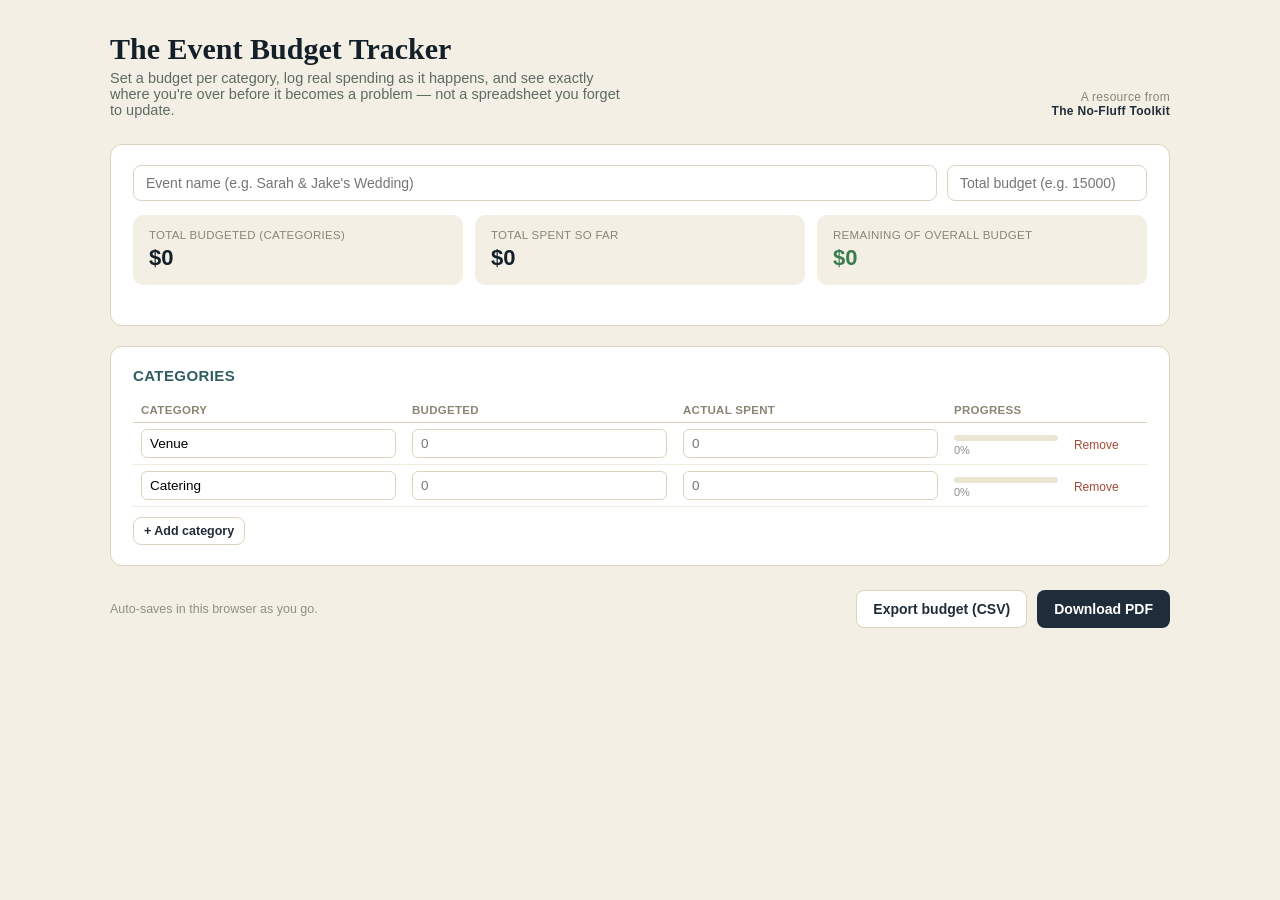
<file: event-budget-tracker.html>
<!DOCTYPE html>
<html lang="en">
<head>
<meta charset="UTF-8">
<meta name="viewport" content="width=device-width, initial-scale=1.0">
<title>The Event Budget Tracker — The No-Fluff Toolkit</title>
<style>
  :root {
    --navy: #1f2d3a; --navy-deep: #142029; --stone: #f4efe4; --stone-line: #ddd4bf;
    --teal: #2f5d62; --gold: #c9a227; --ink: #2a2a28; --danger: #a34a3a; --good: #3b7d4f;
  }
  * { box-sizing: border-box; }
  body { margin: 0; background: var(--stone); color: var(--ink); font-family: -apple-system, BlinkMacSystemFont, "Segoe UI", Helvetica, Arial, sans-serif; }
  .wrap { max-width: 1100px; margin: 0 auto; padding: 32px 20px 60px; }
  header { display: flex; justify-content: space-between; align-items: flex-end; gap: 20px; margin-bottom: 26px; flex-wrap: wrap; }
  h1 { font-family: Georgia, "Times New Roman", serif; font-size: 30px; margin: 0 0 4px; color: var(--navy-deep); font-weight: 600; }
  .subhead { margin: 0; color: #5c6b63; font-size: 14.5px; max-width: 520px; }
  .brand { font-size: 12px; letter-spacing: 0.3px; color: #8a8574; text-align: right; }
  .brand b { color: var(--navy); }
  .panel { background: #fff; border: 1px solid var(--stone-line); border-radius: 12px; padding: 20px 22px; margin-bottom: 20px; }

  .row { display: flex; gap: 10px; margin-bottom: 8px; flex-wrap: wrap; }
  .row input { flex: 1; padding: 9px 12px; border: 1px solid var(--stone-line); border-radius: 8px; font-size: 14px; }
  button { font-family: inherit; font-size: 14px; font-weight: 600; cursor: pointer; border-radius: 8px; border: 1px solid transparent; padding: 10px 16px; }
  .btn-primary { background: var(--navy); color: #fff; }
  .btn-ghost { background: #fff; color: var(--navy); border-color: var(--stone-line); }
  .btn-small { padding: 6px 10px; font-size: 12.5px; }

  .summary-grid { display: grid; grid-template-columns: repeat(auto-fit, minmax(160px, 1fr)); gap: 12px; margin-bottom: 20px; }
  .stat { background: var(--stone); border-radius: 10px; padding: 14px 16px; }
  .stat .label { font-size: 11.5px; text-transform: uppercase; color: #8a8574; letter-spacing: 0.3px; margin-bottom: 4px; }
  .stat .value { font-size: 22px; font-weight: 700; color: var(--navy-deep); }
  .stat .value.over { color: var(--danger); }
  .stat .value.under { color: var(--good); }

  table { width: 100%; border-collapse: collapse; }
  th { text-align: left; font-size: 11.5px; text-transform: uppercase; letter-spacing: 0.3px; color: #8a8574; padding: 6px 8px; border-bottom: 1px solid var(--stone-line); }
  td { padding: 6px 8px; border-bottom: 1px solid #f0ece0; font-size: 14px; }
  td input { width: 100%; padding: 6px 8px; border: 1px solid var(--stone-line); border-radius: 6px; font-size: 13.5px; }
  .cat-progress { background: #ece5d4; border-radius: 5px; height: 6px; overflow: hidden; margin-top: 4px; width: 100%; }
  .cat-progress-fill { height: 100%; background: var(--teal); }
  .cat-progress-fill.over { background: var(--danger); }
  .remove-link { font-size: 12px; color: var(--danger); cursor: pointer; }

  .footer-actions { display: flex; justify-content: space-between; align-items: center; margin-top: 24px; flex-wrap: wrap; gap: 12px; }
  .save-note { font-size: 12.5px; color: #8a9089; }
  .export-buttons { display: flex; gap: 10px; }

  @media print {
    .row, button, .footer-actions, header .brand, .remove-link { display: none !important; }
    .panel { border: none; padding: 0; }
    body { background: #fff; }
  }
</style>
</head>
<body>
<div class="wrap">
  <header>
    <div>
      <h1>The Event Budget Tracker</h1>
      <p class="subhead">Set a budget per category, log real spending as it happens, and see exactly where you're over before it becomes a problem — not a spreadsheet you forget to update.</p>
    </div>
    <div class="brand">A resource from<br><b>The No-Fluff Toolkit</b></div>
  </header>

  <div class="panel">
    <div class="row">
      <input type="text" id="eventName" placeholder="Event name (e.g. Sarah & Jake's Wedding)" />
      <input type="number" id="overallBudget" placeholder="Total budget (e.g. 15000)" style="max-width:200px;" />
    </div>
    <div class="summary-grid" id="overallSummary" style="margin-top:14px;"></div>
  </div>

  <div class="panel">
    <h2 style="font-size:15px;margin:0 0 14px;text-transform:uppercase;letter-spacing:0.4px;color:var(--teal);font-weight:700;">Categories</h2>
    <table>
      <thead><tr><th>Category</th><th>Budgeted</th><th>Actual spent</th><th style="width:120px;">Progress</th><th></th></tr></thead>
      <tbody id="catRows"></tbody>
    </table>
    <button class="btn-ghost btn-small" id="addCat" style="margin-top:10px;">+ Add category</button>
  </div>

  <div class="footer-actions">
    <div class="save-note" id="saveNote">Auto-saves in this browser as you go.</div>
    <div class="export-buttons">
      <button class="btn-ghost" id="exportCsv">Export budget (CSV)</button>
      <button class="btn-primary" id="exportPdf">Download PDF</button>
    </div>
  </div>
</div>

<script>
const STORAGE_KEY = "nofluff_event_budget_v1";
let state = JSON.parse(localStorage.getItem(STORAGE_KEY) || "null") || {
  eventName: '', overallBudget: '',
  categories: [
    { id: uid(), name: 'Venue', budget: '', spent: '' },
    { id: uid(), name: 'Catering', budget: '', spent: '' }
  ]
};
function uid() { return Math.random().toString(36).slice(2, 9); }

function save() {
  localStorage.setItem(STORAGE_KEY, JSON.stringify(state));
  document.getElementById('saveNote').textContent = "Saved to this browser • " + new Date().toLocaleTimeString();
}
function money(n) { return "$" + (isFinite(n) ? n : 0).toLocaleString(undefined, { maximumFractionDigits: 0 }); }

function renderRows() {
  const tbody = document.getElementById('catRows');
  tbody.innerHTML = '';
  state.categories.forEach(c => {
    const budget = parseFloat(c.budget) || 0;
    const spent = parseFloat(c.spent) || 0;
    const pct = budget > 0 ? Math.min(150, Math.round((spent / budget) * 100)) : 0;
    const over = spent > budget && budget > 0;
    const tr = document.createElement('tr');
    tr.innerHTML = `
      <td><input type="text" data-id="${c.id}" data-field="name" value="${c.name}"></td>
      <td><input type="number" data-id="${c.id}" data-field="budget" value="${c.budget}" placeholder="0"></td>
      <td><input type="number" data-id="${c.id}" data-field="spent" value="${c.spent}" placeholder="0"></td>
      <td>
        <div class="cat-progress"><div class="cat-progress-fill ${over ? 'over' : ''}" style="width:${Math.min(100, pct)}%"></div></div>
        <div style="font-size:11px;color:${over ? 'var(--danger)' : '#8a9089'};margin-top:3px;">${pct}%</div>
      </td>
      <td><span class="remove-link" data-remove="${c.id}">Remove</span></td>
    `;
    tbody.appendChild(tr);
  });

  tbody.querySelectorAll('input').forEach(inp => {
    inp.addEventListener('input', () => {
      const cat = state.categories.find(c => c.id === inp.dataset.id);
      cat[inp.dataset.field] = inp.value;
      save(); render();
    });
  });
  tbody.querySelectorAll('[data-remove]').forEach(link => {
    link.addEventListener('click', () => {
      state.categories = state.categories.filter(c => c.id !== link.dataset.remove);
      save(); render();
    });
  });
}

function renderSummary() {
  const totalBudgeted = state.categories.reduce((s, c) => s + (parseFloat(c.budget) || 0), 0);
  const totalSpent = state.categories.reduce((s, c) => s + (parseFloat(c.spent) || 0), 0);
  const overallBudget = parseFloat(state.overallBudget) || 0;
  const remaining = overallBudget - totalSpent;
  const el = document.getElementById('overallSummary');
  el.innerHTML = `
    <div class="stat"><div class="label">Total budgeted (categories)</div><div class="value">${money(totalBudgeted)}</div></div>
    <div class="stat"><div class="label">Total spent so far</div><div class="value">${money(totalSpent)}</div></div>
    <div class="stat"><div class="label">Remaining of overall budget</div><div class="value ${remaining < 0 ? 'over' : 'under'}">${money(remaining)}</div></div>
  `;
}

function render() { renderRows(); renderSummary(); }

document.getElementById('eventName').addEventListener('input', (e) => { state.eventName = e.target.value; save(); });
document.getElementById('overallBudget').addEventListener('input', (e) => { state.overallBudget = e.target.value; save(); renderSummary(); });

document.getElementById('addCat').addEventListener('click', () => {
  state.categories.push({ id: uid(), name: '', budget: '', spent: '' });
  save(); render();
});

document.getElementById('exportCsv').addEventListener('click', () => {
  let csv = 'Category,Budgeted,Spent,Percent Used\n';
  state.categories.forEach(c => {
    const budget = parseFloat(c.budget) || 0;
    const spent = parseFloat(c.spent) || 0;
    const pct = budget > 0 ? Math.round((spent / budget) * 100) : 0;
    csv += `"${c.name}",${budget},${spent},${pct}%\n`;
  });
  const blob = new Blob([csv], { type: 'text/csv' });
  const a = document.createElement('a');
  a.href = URL.createObjectURL(blob);
  a.download = 'event-budget-tracker.csv';
  a.click();
});

document.getElementById('exportPdf').addEventListener('click', () => window.print());

document.getElementById('eventName').value = state.eventName;
document.getElementById('overallBudget').value = state.overallBudget;
render();
</script>
</body>
</html>
</file>
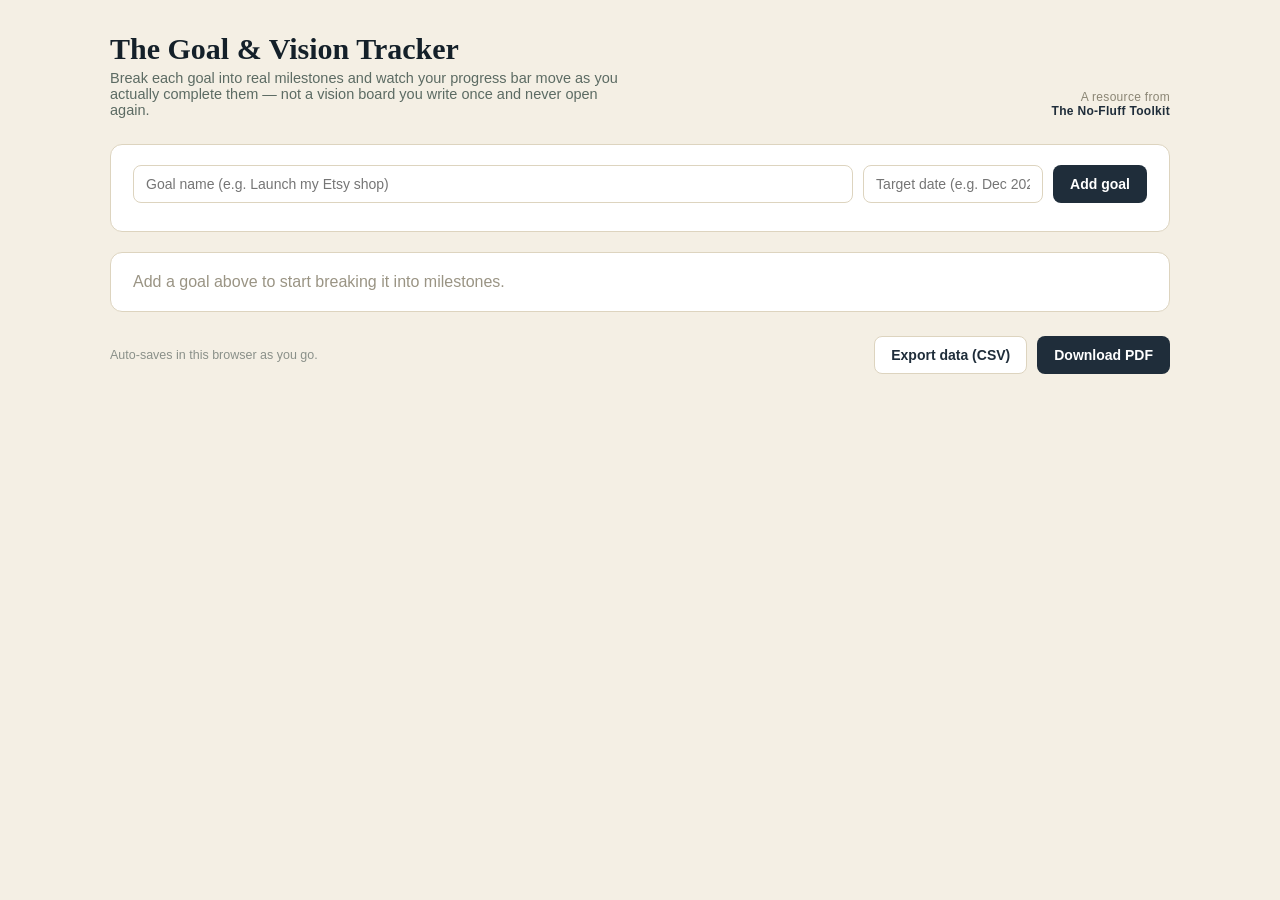
<file: goal-vision-tracker.html>
<!DOCTYPE html>
<html lang="en">
<head>
<meta charset="UTF-8">
<meta name="viewport" content="width=device-width, initial-scale=1.0">
<title>The Goal & Vision Tracker — The No-Fluff Toolkit</title>
<style>
  :root {
    --navy: #1f2d3a; --navy-deep: #142029; --stone: #f4efe4; --stone-line: #ddd4bf;
    --teal: #2f5d62; --gold: #c9a227; --ink: #2a2a28;
  }
  * { box-sizing: border-box; }
  body { margin: 0; background: var(--stone); color: var(--ink); font-family: -apple-system, BlinkMacSystemFont, "Segoe UI", Helvetica, Arial, sans-serif; }
  .wrap { max-width: 1100px; margin: 0 auto; padding: 32px 20px 60px; }
  header { display: flex; justify-content: space-between; align-items: flex-end; gap: 20px; margin-bottom: 26px; flex-wrap: wrap; }
  h1 { font-family: Georgia, "Times New Roman", serif; font-size: 30px; margin: 0 0 4px; color: var(--navy-deep); font-weight: 600; }
  .subhead { margin: 0; color: #5c6b63; font-size: 14.5px; max-width: 520px; }
  .brand { font-size: 12px; letter-spacing: 0.3px; color: #8a8574; text-align: right; }
  .brand b { color: var(--navy); }
  .panel { background: #fff; border: 1px solid var(--stone-line); border-radius: 12px; padding: 20px 22px; margin-bottom: 20px; }
  .row { display: flex; gap: 10px; margin-bottom: 8px; flex-wrap: wrap; }
  .row input { flex: 1; padding: 9px 12px; border: 1px solid var(--stone-line); border-radius: 8px; font-size: 14px; }
  button { font-family: inherit; font-size: 14px; font-weight: 600; cursor: pointer; border-radius: 8px; border: 1px solid transparent; padding: 10px 16px; }
  .btn-primary { background: var(--navy); color: #fff; }
  .btn-primary:hover { background: var(--navy-deep); }
  .btn-ghost { background: #fff; color: var(--navy); border-color: var(--stone-line); }
  .btn-small { padding: 6px 10px; font-size: 12.5px; }

  .goal-card { border: 1px solid var(--stone-line); border-radius: 10px; padding: 16px 18px; margin-bottom: 16px; background: #fbf9f4; }
  .goal-head { display: flex; justify-content: space-between; align-items: flex-start; margin-bottom: 10px; gap: 10px; }
  .goal-name { font-weight: 700; font-size: 16px; color: var(--navy-deep); font-family: Georgia, serif; }
  .goal-target { font-size: 12.5px; color: #7a8177; }
  .remove-link { font-size: 12px; color: #a34a3a; cursor: pointer; white-space: nowrap; }

  .progress-track { background: #ece5d4; border-radius: 6px; height: 10px; overflow: hidden; margin: 10px 0; }
  .progress-fill { background: var(--teal); height: 100%; border-radius: 6px; transition: width 0.2s; }
  .progress-pct { font-size: 12.5px; color: var(--teal); font-weight: 700; }

  .milestone-row { display: flex; align-items: center; gap: 8px; padding: 6px 0; border-bottom: 1px solid #f0ece0; }
  .milestone-row input[type="checkbox"] { width: 16px; height: 16px; }
  .milestone-row span { flex: 1; font-size: 14px; }
  .milestone-row span.done { text-decoration: line-through; color: #9a9484; }
  .ms-remove { font-size: 11px; color: #a34a3a; cursor: pointer; }

  .add-milestone-row { display: flex; gap: 8px; margin-top: 8px; }
  .add-milestone-row input { flex: 1; padding: 7px 10px; border: 1px solid var(--stone-line); border-radius: 6px; font-size: 13px; }

  .footer-actions { display: flex; justify-content: space-between; align-items: center; margin-top: 24px; flex-wrap: wrap; gap: 12px; }
  .save-note { font-size: 12.5px; color: #8a9089; }
  .export-buttons { display: flex; gap: 10px; }

  @media print {
    .row, button, .footer-actions, header .brand, .remove-link, .add-milestone-row, .ms-remove, input[type="checkbox"] { display: none !important; }
    .panel { border: none; padding: 0; }
    body { background: #fff; }
  }
</style>
</head>
<body>
<div class="wrap">
  <header>
    <div>
      <h1>The Goal & Vision Tracker</h1>
      <p class="subhead">Break each goal into real milestones and watch your progress bar move as you actually complete them — not a vision board you write once and never open again.</p>
    </div>
    <div class="brand">A resource from<br><b>The No-Fluff Toolkit</b></div>
  </header>

  <div class="panel">
    <div class="row">
      <input type="text" id="goalName" placeholder="Goal name (e.g. Launch my Etsy shop)" />
      <input type="text" id="goalTarget" placeholder="Target date (e.g. Dec 2026)" style="max-width:180px;" />
      <button class="btn-primary" id="addGoal">Add goal</button>
    </div>
  </div>

  <div id="goalsContainer"></div>

  <div class="footer-actions">
    <div class="save-note" id="saveNote">Auto-saves in this browser as you go.</div>
    <div class="export-buttons">
      <button class="btn-ghost" id="exportCsv">Export data (CSV)</button>
      <button class="btn-primary" id="exportPdf">Download PDF</button>
    </div>
  </div>
</div>

<script>
const STORAGE_KEY = "nofluff_goal_tracker_v1";
let state = JSON.parse(localStorage.getItem(STORAGE_KEY) || "null") || { goals: [] };

function uid() { return Math.random().toString(36).slice(2, 9); }
function save() {
  localStorage.setItem(STORAGE_KEY, JSON.stringify(state));
  document.getElementById('saveNote').textContent = "Saved to this browser • " + new Date().toLocaleTimeString();
}

function pctFor(goal) {
  if (!goal.milestones.length) return 0;
  const done = goal.milestones.filter(m => m.done).length;
  return Math.round((done / goal.milestones.length) * 100);
}

function render() {
  const container = document.getElementById('goalsContainer');
  container.innerHTML = '';

  if (!state.goals.length) {
    container.innerHTML = '<div class="panel" style="color:#9a9484;">Add a goal above to start breaking it into milestones.</div>';
    return;
  }

  state.goals.forEach(g => {
    const pct = pctFor(g);
    const card = document.createElement('div');
    card.className = 'goal-card';

    let msHtml = '';
    g.milestones.forEach(m => {
      msHtml += `
        <div class="milestone-row">
          <input type="checkbox" data-goal="${g.id}" data-ms="${m.id}" ${m.done ? 'checked' : ''}>
          <span class="${m.done ? 'done' : ''}">${m.text}</span>
          <span class="ms-remove" data-goal-ms-remove="${g.id}:${m.id}">✕</span>
        </div>
      `;
    });

    card.innerHTML = `
      <div class="goal-head">
        <div>
          <div class="goal-name">${g.name}</div>
          <div class="goal-target">${g.target ? 'Target: ' + g.target : 'No target date set'}</div>
        </div>
        <span class="remove-link" data-remove="${g.id}">Remove goal</span>
      </div>
      <div class="progress-track"><div class="progress-fill" style="width:${pct}%"></div></div>
      <div class="progress-pct">${pct}% complete (${g.milestones.filter(m => m.done).length}/${g.milestones.length} milestones)</div>
      <div style="margin-top:10px;">${msHtml}</div>
      <div class="add-milestone-row">
        <input type="text" placeholder="Add a milestone" data-add-ms="${g.id}">
        <button class="btn-ghost btn-small" data-add-ms-btn="${g.id}">Add</button>
      </div>
    `;
    container.appendChild(card);
  });

  container.querySelectorAll('input[type="checkbox"]').forEach(cb => {
    cb.addEventListener('change', () => {
      const goal = state.goals.find(g => g.id === cb.dataset.goal);
      const ms = goal.milestones.find(m => m.id === cb.dataset.ms);
      ms.done = cb.checked;
      save(); render();
    });
  });

  container.querySelectorAll('[data-remove]').forEach(link => {
    link.addEventListener('click', () => {
      state.goals = state.goals.filter(g => g.id !== link.dataset.remove);
      save(); render();
    });
  });

  container.querySelectorAll('[data-goal-ms-remove]').forEach(link => {
    link.addEventListener('click', () => {
      const [goalId, msId] = link.dataset.goalMsRemove.split(':');
      const goal = state.goals.find(g => g.id === goalId);
      goal.milestones = goal.milestones.filter(m => m.id !== msId);
      save(); render();
    });
  });

  container.querySelectorAll('[data-add-ms-btn]').forEach(btn => {
    btn.addEventListener('click', () => addMilestone(btn.dataset.addMsBtn));
  });
  container.querySelectorAll('[data-add-ms]').forEach(inp => {
    inp.addEventListener('keydown', (e) => { if (e.key === 'Enter') addMilestone(inp.dataset.addMs); });
  });
}

function addMilestone(goalId) {
  const input = document.querySelector(`[data-add-ms="${goalId}"]`);
  const text = input.value.trim();
  if (!text) return;
  const goal = state.goals.find(g => g.id === goalId);
  goal.milestones.push({ id: uid(), text, done: false });
  save(); render();
}

document.getElementById('addGoal').addEventListener('click', () => {
  const nameInput = document.getElementById('goalName');
  const targetInput = document.getElementById('goalTarget');
  const name = nameInput.value.trim();
  if (!name) return;
  state.goals.push({ id: uid(), name, target: targetInput.value.trim(), milestones: [] });
  nameInput.value = ''; targetInput.value = '';
  save(); render();
});

document.getElementById('exportCsv').addEventListener('click', () => {
  let csv = 'Goal,Target Date,Milestone,Completed\n';
  state.goals.forEach(g => {
    if (!g.milestones.length) { csv += `"${g.name}","${g.target}",,\n`; return; }
    g.milestones.forEach(m => { csv += `"${g.name}","${g.target}","${m.text}",${m.done ? 'Yes' : 'No'}\n`; });
  });
  const blob = new Blob([csv], { type: 'text/csv' });
  const a = document.createElement('a');
  a.href = URL.createObjectURL(blob);
  a.download = 'goal-vision-tracker.csv';
  a.click();
});

document.getElementById('exportPdf').addEventListener('click', () => window.print());

render();
</script>
</body>
</html>
</file>
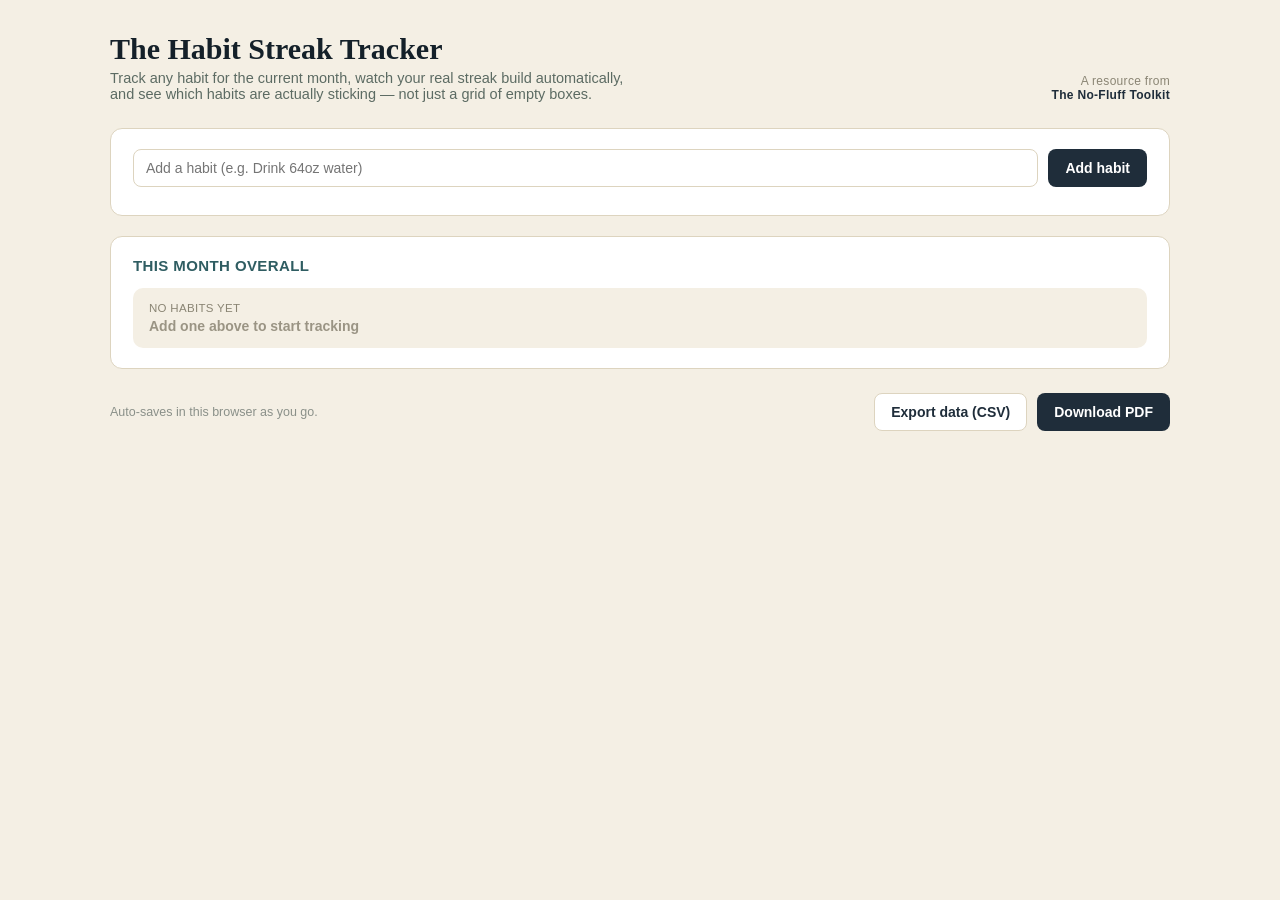
<file: habit-tracker.html>
<!DOCTYPE html>
<html lang="en">
<head>
<meta charset="UTF-8">
<meta name="viewport" content="width=device-width, initial-scale=1.0">
<title>The Habit Streak Tracker — The No-Fluff Toolkit</title>
<style>
  :root {
    --navy: #1f2d3a; --navy-deep: #142029; --stone: #f4efe4; --stone-line: #ddd4bf;
    --teal: #2f5d62; --gold: #c9a227; --ink: #2a2a28; --good: #3b7d4f;
  }
  * { box-sizing: border-box; }
  body { margin: 0; background: var(--stone); color: var(--ink); font-family: -apple-system, BlinkMacSystemFont, "Segoe UI", Helvetica, Arial, sans-serif; }
  .wrap { max-width: 1100px; margin: 0 auto; padding: 32px 20px 60px; }
  header { display: flex; justify-content: space-between; align-items: flex-end; gap: 20px; margin-bottom: 26px; flex-wrap: wrap; }
  h1 { font-family: Georgia, "Times New Roman", serif; font-size: 30px; margin: 0 0 4px; color: var(--navy-deep); font-weight: 600; }
  .subhead { margin: 0; color: #5c6b63; font-size: 14.5px; max-width: 520px; }
  .brand { font-size: 12px; letter-spacing: 0.3px; color: #8a8574; text-align: right; }
  .brand b { color: var(--navy); }
  .panel { background: #fff; border: 1px solid var(--stone-line); border-radius: 12px; padding: 20px 22px; margin-bottom: 20px; }
  .row { display: flex; gap: 10px; margin-bottom: 8px; flex-wrap: wrap; }
  .row input { flex: 1; padding: 9px 12px; border: 1px solid var(--stone-line); border-radius: 8px; font-size: 14px; }
  button { font-family: inherit; font-size: 14px; font-weight: 600; cursor: pointer; border-radius: 8px; border: 1px solid transparent; padding: 10px 16px; }
  .btn-primary { background: var(--navy); color: #fff; }
  .btn-primary:hover { background: var(--navy-deep); }
  .btn-ghost { background: #fff; color: var(--navy); border-color: var(--stone-line); }
  .btn-ghost:hover { border-color: var(--navy); }
  .btn-small { padding: 6px 10px; font-size: 12.5px; }

  .habit-card { border: 1px solid var(--stone-line); border-radius: 10px; padding: 14px 16px; margin-bottom: 14px; background: #fbf9f4; }
  .habit-head { display: flex; justify-content: space-between; align-items: center; margin-bottom: 10px; }
  .habit-name { font-weight: 700; font-size: 15px; color: var(--navy-deep); }
  .habit-stats { font-size: 12.5px; color: #7a8177; }
  .habit-stats b { color: var(--teal); }
  .remove-link { font-size: 12px; color: #a34a3a; cursor: pointer; }

  .day-grid { display: grid; grid-template-columns: repeat(auto-fill, minmax(26px, 1fr)); gap: 5px; }
  .day-cell {
    aspect-ratio: 1; border-radius: 5px; border: 1px solid var(--stone-line); background: #fff;
    cursor: pointer; display: flex; align-items: center; justify-content: center; font-size: 10px; color: #b0aa98;
  }
  .day-cell.done { background: var(--teal); border-color: var(--teal); color: #fff; }
  .day-cell.today { box-shadow: 0 0 0 2px var(--gold) inset; }

  .summary-grid { display: grid; grid-template-columns: repeat(auto-fit, minmax(160px, 1fr)); gap: 12px; }
  .stat { background: var(--stone); border-radius: 10px; padding: 14px 16px; }
  .stat .label { font-size: 11.5px; text-transform: uppercase; color: #8a8574; letter-spacing: 0.3px; margin-bottom: 4px; }
  .stat .value { font-size: 22px; font-weight: 700; color: var(--navy-deep); }

  .footer-actions { display: flex; justify-content: space-between; align-items: center; margin-top: 24px; flex-wrap: wrap; gap: 12px; }
  .save-note { font-size: 12.5px; color: #8a9089; }
  .export-buttons { display: flex; gap: 10px; }

  @media print {
    .row, button, .footer-actions, header .brand, .remove-link { display: none !important; }
    .panel { border: none; padding: 0; }
    body { background: #fff; }
  }
</style>
</head>
<body>
<div class="wrap">
  <header>
    <div>
      <h1>The Habit Streak Tracker</h1>
      <p class="subhead">Track any habit for the current month, watch your real streak build automatically, and see which habits are actually sticking — not just a grid of empty boxes.</p>
    </div>
    <div class="brand">A resource from<br><b>The No-Fluff Toolkit</b></div>
  </header>

  <div class="panel">
    <div class="row">
      <input type="text" id="habitInput" placeholder="Add a habit (e.g. Drink 64oz water)" />
      <button class="btn-primary" id="addHabit">Add habit</button>
    </div>
  </div>

  <div id="habitsContainer"></div>

  <div class="panel">
    <h2 style="font-size:15px;margin:0 0 14px;text-transform:uppercase;letter-spacing:0.4px;color:var(--teal);font-weight:700;">This month overall</h2>
    <div class="summary-grid" id="overallSummary"></div>
  </div>

  <div class="footer-actions">
    <div class="save-note" id="saveNote">Auto-saves in this browser as you go.</div>
    <div class="export-buttons">
      <button class="btn-ghost" id="exportCsv">Export data (CSV)</button>
      <button class="btn-primary" id="exportPdf">Download PDF</button>
    </div>
  </div>
</div>

<script>
const STORAGE_KEY = "nofluff_habit_tracker_v1";
const now = new Date();
const YEAR = now.getFullYear();
const MONTH = now.getMonth();
const DAYS_IN_MONTH = new Date(YEAR, MONTH + 1, 0).getDate();
const TODAY = now.getDate();

let state = JSON.parse(localStorage.getItem(STORAGE_KEY) || "null") || { habits: [] };

function uid() { return Math.random().toString(36).slice(2, 9); }

function save() {
  localStorage.setItem(STORAGE_KEY, JSON.stringify(state));
  document.getElementById('saveNote').textContent = "Saved to this browser • " + new Date().toLocaleTimeString();
}

function computeStreaks(days) {
  let current = 0;
  for (let d = TODAY; d >= 1; d--) {
    if (days[d]) current++; else break;
  }
  let longest = 0, run = 0;
  for (let d = 1; d <= DAYS_IN_MONTH; d++) {
    if (days[d]) { run++; longest = Math.max(longest, run); } else { run = 0; }
  }
  const totalDone = Object.values(days).filter(Boolean).length;
  return { current, longest, totalDone };
}

function render() {
  const container = document.getElementById('habitsContainer');
  container.innerHTML = '';

  state.habits.forEach(h => {
    if (!h.days) h.days = {};
    const stats = computeStreaks(h.days);
    const card = document.createElement('div');
    card.className = 'habit-card';

    let cellsHtml = '';
    for (let d = 1; d <= DAYS_IN_MONTH; d++) {
      const done = !!h.days[d];
      const isToday = d === TODAY;
      cellsHtml += `<div class="day-cell ${done ? 'done' : ''} ${isToday ? 'today' : ''}" data-habit="${h.id}" data-day="${d}">${d}</div>`;
    }

    card.innerHTML = `
      <div class="habit-head">
        <span class="habit-name">${h.name}</span>
        <span class="remove-link" data-remove="${h.id}">Remove</span>
      </div>
      <div class="habit-stats" style="margin-bottom:10px;">
        Current streak: <b>${stats.current} day${stats.current === 1 ? '' : 's'}</b> &nbsp;•&nbsp;
        Longest streak: <b>${stats.longest} day${stats.longest === 1 ? '' : 's'}</b> &nbsp;•&nbsp;
        Done ${stats.totalDone}/${DAYS_IN_MONTH} days this month
      </div>
      <div class="day-grid">${cellsHtml}</div>
    `;
    container.appendChild(card);
  });

  container.querySelectorAll('.day-cell').forEach(cell => {
    cell.addEventListener('click', () => {
      const habit = state.habits.find(h => h.id === cell.dataset.habit);
      const day = cell.dataset.day;
      habit.days[day] = !habit.days[day];
      save(); render();
    });
  });

  container.querySelectorAll('[data-remove]').forEach(link => {
    link.addEventListener('click', () => {
      state.habits = state.habits.filter(h => h.id !== link.dataset.remove);
      save(); render();
    });
  });

  renderOverall();
}

function renderOverall() {
  const el = document.getElementById('overallSummary');
  if (!state.habits.length) {
    el.innerHTML = '<div class="stat"><div class="label">No habits yet</div><div class="value" style="font-size:14px;color:#9a9484;">Add one above to start tracking</div></div>';
    return;
  }
  const allStreaks = state.habits.map(h => computeStreaks(h.days || {}));
  const bestCurrent = Math.max(...allStreaks.map(s => s.current));
  const avgDone = Math.round(allStreaks.reduce((sum, s) => sum + s.totalDone, 0) / state.habits.length);
  el.innerHTML = `
    <div class="stat"><div class="label">Habits tracked</div><div class="value">${state.habits.length}</div></div>
    <div class="stat"><div class="label">Best current streak</div><div class="value">${bestCurrent}d</div></div>
    <div class="stat"><div class="label">Avg. days hit this month</div><div class="value">${avgDone}</div></div>
  `;
}

document.getElementById('addHabit').addEventListener('click', addHabit);
document.getElementById('habitInput').addEventListener('keydown', (e) => { if (e.key === 'Enter') addHabit(); });
function addHabit() {
  const input = document.getElementById('habitInput');
  const name = input.value.trim();
  if (!name) return;
  state.habits.push({ id: uid(), name, days: {} });
  input.value = '';
  save(); render();
}

document.getElementById('exportCsv').addEventListener('click', () => {
  let csv = 'Habit,Day,Completed\n';
  state.habits.forEach(h => {
    for (let d = 1; d <= DAYS_IN_MONTH; d++) {
      csv += `"${h.name}",${d},${h.days && h.days[d] ? 'Yes' : 'No'}\n`;
    }
  });
  const blob = new Blob([csv], { type: 'text/csv' });
  const a = document.createElement('a');
  a.href = URL.createObjectURL(blob);
  a.download = 'habit-tracker.csv';
  a.click();
});

document.getElementById('exportPdf').addEventListener('click', () => window.print());

render();
</script>
</body>
</html>
</file>
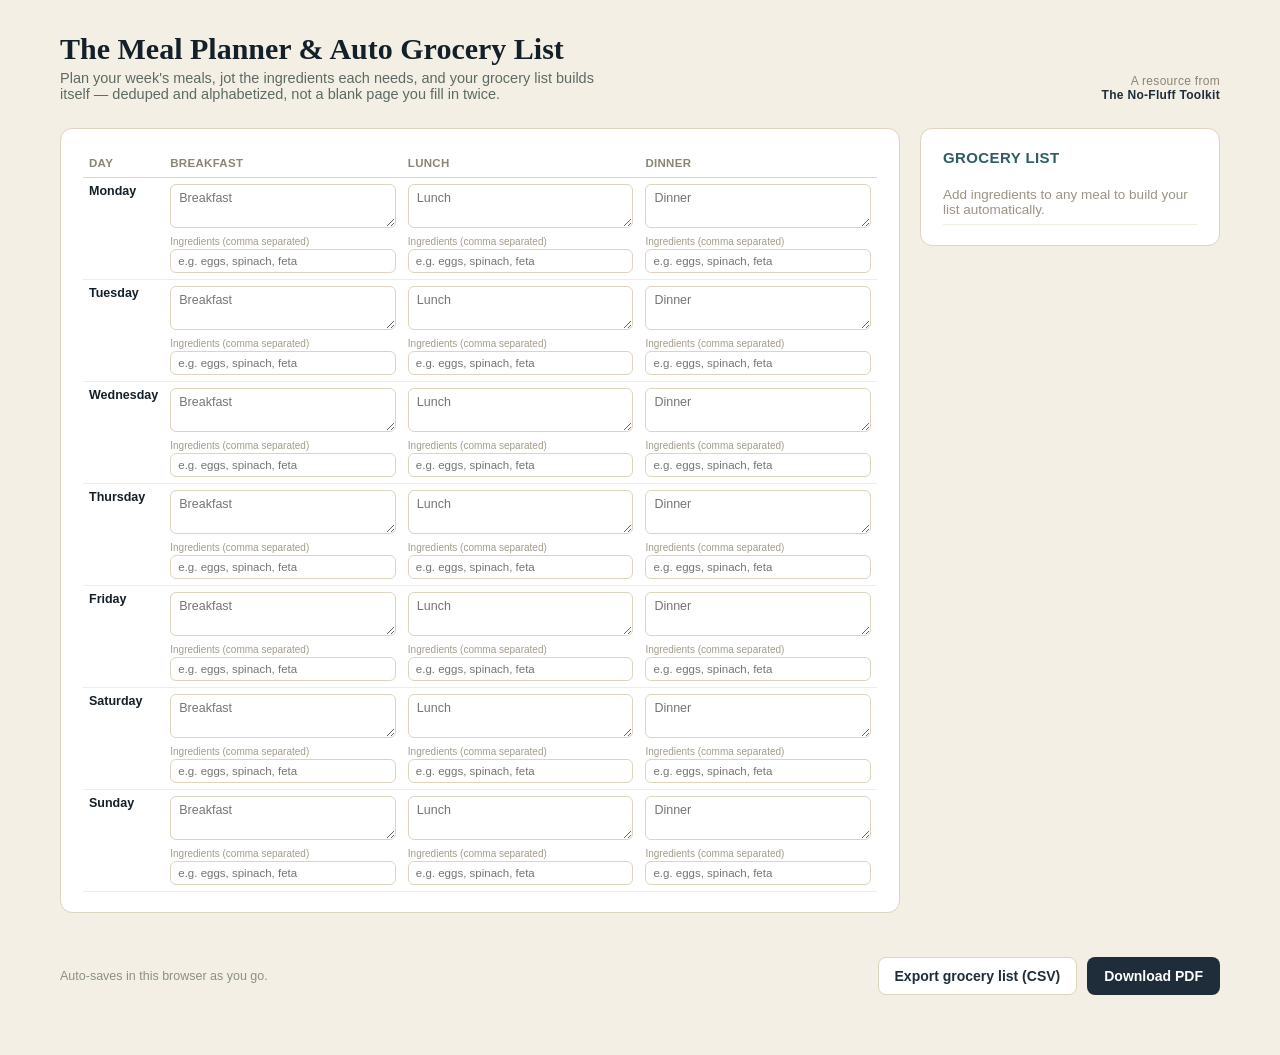
<file: meal-planner.html>
<!DOCTYPE html>
<html lang="en">
<head>
<meta charset="UTF-8">
<meta name="viewport" content="width=device-width, initial-scale=1.0">
<title>The Meal Planner & Auto Grocery List — The No-Fluff Toolkit</title>
<style>
  :root {
    --navy: #1f2d3a; --navy-deep: #142029; --stone: #f4efe4; --stone-line: #ddd4bf;
    --teal: #2f5d62; --gold: #c9a227; --ink: #2a2a28;
  }
  * { box-sizing: border-box; }
  body { margin: 0; background: var(--stone); color: var(--ink); font-family: -apple-system, BlinkMacSystemFont, "Segoe UI", Helvetica, Arial, sans-serif; }
  .wrap { max-width: 1200px; margin: 0 auto; padding: 32px 20px 60px; }
  header { display: flex; justify-content: space-between; align-items: flex-end; gap: 20px; margin-bottom: 26px; flex-wrap: wrap; }
  h1 { font-family: Georgia, "Times New Roman", serif; font-size: 30px; margin: 0 0 4px; color: var(--navy-deep); font-weight: 600; }
  .subhead { margin: 0; color: #5c6b63; font-size: 14.5px; max-width: 540px; }
  .brand { font-size: 12px; letter-spacing: 0.3px; color: #8a8574; text-align: right; }
  .brand b { color: var(--navy); }

  .layout { display: grid; grid-template-columns: 1fr 300px; gap: 20px; }
  @media (max-width: 900px) { .layout { grid-template-columns: 1fr; } }

  .panel { background: #fff; border: 1px solid var(--stone-line); border-radius: 12px; padding: 20px 22px; margin-bottom: 20px; }
  table.plan { width: 100%; border-collapse: collapse; }
  table.plan th { font-size: 11.5px; text-transform: uppercase; color: #8a8574; letter-spacing: 0.3px; padding: 8px 6px; border-bottom: 1px solid var(--stone-line); text-align: left; }
  table.plan td { padding: 6px; border-bottom: 1px solid #f0ece0; vertical-align: top; }
  .meal-cell textarea { width: 100%; min-height: 44px; border: 1px solid var(--stone-line); border-radius: 6px; padding: 6px 8px; font-size: 12.5px; font-family: inherit; resize: vertical; }
  .meal-cell .ing-label { font-size: 10px; color: #a29c8a; margin: 4px 0 2px; }
  .meal-cell input.ing { width: 100%; border: 1px solid var(--stone-line); border-radius: 6px; padding: 5px 7px; font-size: 11.5px; }
  .day-label { font-weight: 700; font-size: 12.5px; color: var(--navy-deep); }

  .grocery-list { list-style: none; margin: 0; padding: 0; }
  .grocery-list li { display: flex; align-items: center; gap: 8px; padding: 7px 0; border-bottom: 1px solid #f0ece0; font-size: 13.5px; }
  .grocery-list li input { width: 15px; height: 15px; }
  .grocery-list li span.checked { text-decoration: line-through; color: #9a9484; }
  .grocery-empty { color: #9a9484; font-size: 13px; }

  button { font-family: inherit; font-size: 14px; font-weight: 600; cursor: pointer; border-radius: 8px; border: 1px solid transparent; padding: 10px 16px; }
  .btn-primary { background: var(--navy); color: #fff; }
  .btn-ghost { background: #fff; color: var(--navy); border-color: var(--stone-line); }

  .footer-actions { display: flex; justify-content: space-between; align-items: center; margin-top: 24px; flex-wrap: wrap; gap: 12px; }
  .save-note { font-size: 12.5px; color: #8a9089; }
  .export-buttons { display: flex; gap: 10px; }

  @media print {
    button, .footer-actions, header .brand { display: none !important; }
    .panel { border: none; padding: 0; }
    .layout { grid-template-columns: 1fr; }
    body { background: #fff; }
  }
</style>
</head>
<body>
<div class="wrap">
  <header>
    <div>
      <h1>The Meal Planner & Auto Grocery List</h1>
      <p class="subhead">Plan your week's meals, jot the ingredients each needs, and your grocery list builds itself — deduped and alphabetized, not a blank page you fill in twice.</p>
    </div>
    <div class="brand">A resource from<br><b>The No-Fluff Toolkit</b></div>
  </header>

  <div class="layout">
    <div class="panel">
      <table class="plan">
        <thead>
          <tr><th style="width:70px;">Day</th><th>Breakfast</th><th>Lunch</th><th>Dinner</th></tr>
        </thead>
        <tbody id="planBody"></tbody>
      </table>
    </div>

    <div>
      <div class="panel">
        <h2 style="font-size:15px;margin:0 0 14px;text-transform:uppercase;letter-spacing:0.4px;color:var(--teal);font-weight:700;">Grocery list</h2>
        <ul class="grocery-list" id="groceryList"></ul>
      </div>
    </div>
  </div>

  <div class="footer-actions">
    <div class="save-note" id="saveNote">Auto-saves in this browser as you go.</div>
    <div class="export-buttons">
      <button class="btn-ghost" id="exportCsv">Export grocery list (CSV)</button>
      <button class="btn-primary" id="exportPdf">Download PDF</button>
    </div>
  </div>
</div>

<script>
const STORAGE_KEY = "nofluff_meal_planner_v1";
const DAYS = ['Monday','Tuesday','Wednesday','Thursday','Friday','Saturday','Sunday'];
const MEALS = ['breakfast','lunch','dinner'];

let state = JSON.parse(localStorage.getItem(STORAGE_KEY) || "null") || { plan: {}, checkedGroceries: {} };
DAYS.forEach(day => {
  if (!state.plan[day]) state.plan[day] = {};
  MEALS.forEach(meal => {
    if (!state.plan[day][meal]) state.plan[day][meal] = { name: '', ingredients: '' };
  });
});

function save() {
  localStorage.setItem(STORAGE_KEY, JSON.stringify(state));
  document.getElementById('saveNote').textContent = "Saved to this browser • " + new Date().toLocaleTimeString();
}

function renderPlan() {
  const tbody = document.getElementById('planBody');
  tbody.innerHTML = '';
  DAYS.forEach(day => {
    const tr = document.createElement('tr');
    let cells = `<td class="day-label">${day}</td>`;
    MEALS.forEach(meal => {
      const m = state.plan[day][meal];
      cells += `
        <td class="meal-cell">
          <textarea data-day="${day}" data-meal="${meal}" data-field="name" placeholder="${meal[0].toUpperCase()+meal.slice(1)}">${m.name}</textarea>
          <div class="ing-label">Ingredients (comma separated)</div>
          <input class="ing" data-day="${day}" data-meal="${meal}" data-field="ingredients" placeholder="e.g. eggs, spinach, feta" value="${m.ingredients}">
        </td>
      `;
    });
    tr.innerHTML = cells;
    tbody.appendChild(tr);
  });

  tbody.querySelectorAll('[data-field]').forEach(el => {
    el.addEventListener('input', () => {
      state.plan[el.dataset.day][el.dataset.meal][el.dataset.field] = el.value;
      save(); renderGroceryList();
    });
  });
}

function renderGroceryList() {
  const items = new Set();
  DAYS.forEach(day => {
    MEALS.forEach(meal => {
      const ing = state.plan[day][meal].ingredients;
      if (!ing) return;
      ing.split(',').forEach(item => {
        const clean = item.trim().toLowerCase();
        if (clean) items.add(clean);
      });
    });
  });

  const sorted = [...items].sort();
  const el = document.getElementById('groceryList');
  if (!sorted.length) {
    el.innerHTML = '<li class="grocery-empty">Add ingredients to any meal to build your list automatically.</li>';
    return;
  }
  el.innerHTML = sorted.map(item => {
    const checked = state.checkedGroceries[item] ? 'checked' : '';
    const cls = state.checkedGroceries[item] ? 'checked' : '';
    return `<li><input type="checkbox" data-item="${item}" ${checked}><span class="${cls}">${item}</span></li>`;
  }).join('');

  el.querySelectorAll('input[type="checkbox"]').forEach(cb => {
    cb.addEventListener('change', () => {
      state.checkedGroceries[cb.dataset.item] = cb.checked;
      save(); renderGroceryList();
    });
  });
}

document.getElementById('exportCsv').addEventListener('click', () => {
  const items = new Set();
  DAYS.forEach(day => MEALS.forEach(meal => {
    const ing = state.plan[day][meal].ingredients;
    if (ing) ing.split(',').forEach(i => { const c = i.trim(); if (c) items.add(c); });
  }));
  let csv = 'Item,Have it\n';
  [...items].sort().forEach(i => { csv += `"${i}",${state.checkedGroceries[i.toLowerCase()] ? 'Yes' : 'No'}\n`; });
  const blob = new Blob([csv], { type: 'text/csv' });
  const a = document.createElement('a');
  a.href = URL.createObjectURL(blob);
  a.download = 'grocery-list.csv';
  a.click();
});

document.getElementById('exportPdf').addEventListener('click', () => window.print());

renderPlan();
renderGroceryList();
</script>
</body>
</html>
</file>
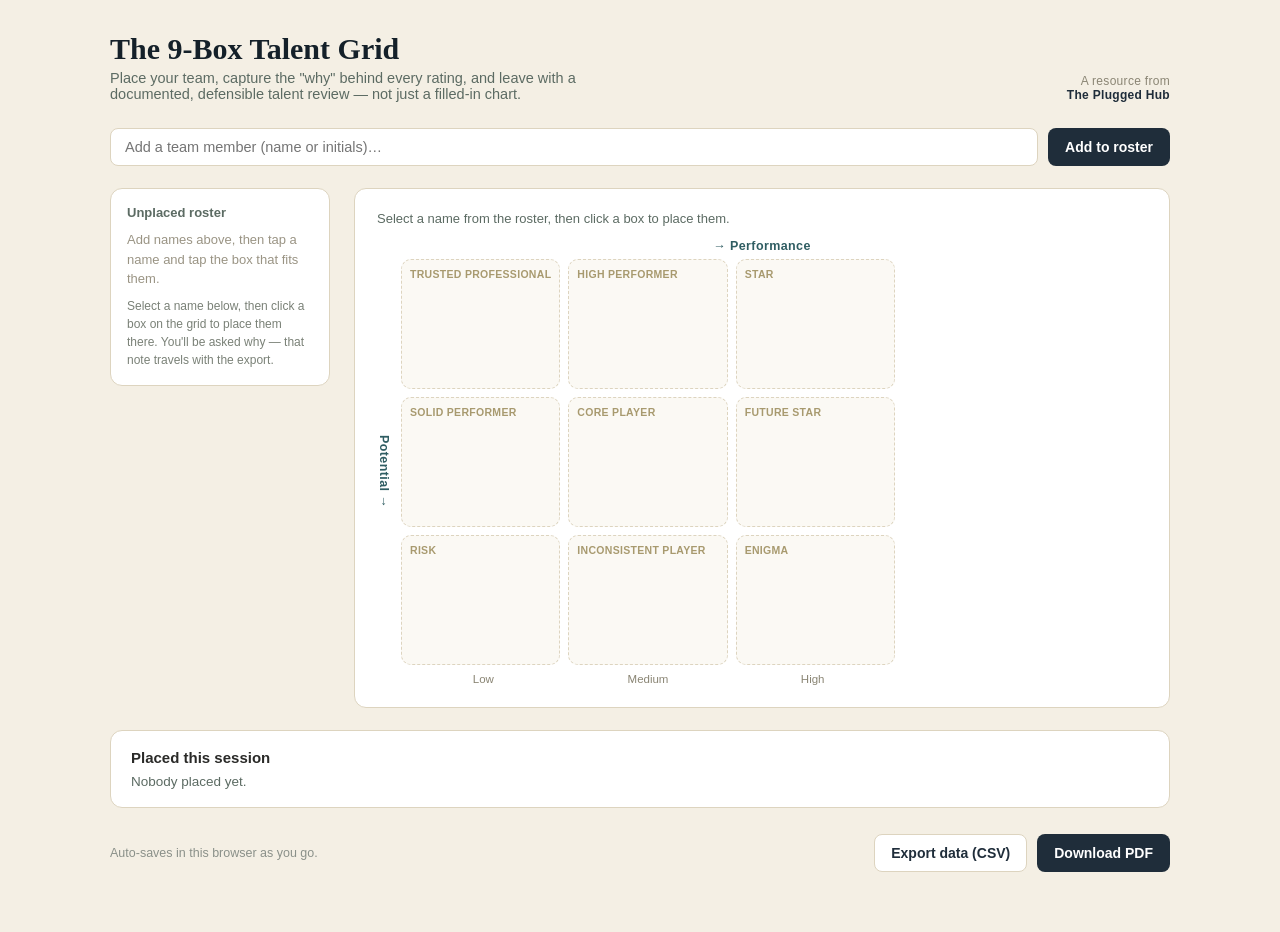
<file: nine-box-talent-grid.html>
<!DOCTYPE html>
<html lang="en">
<head>
<meta charset="UTF-8">
<meta name="viewport" content="width=device-width, initial-scale=1.0">
<title>The 9-Box Talent Grid — The Plugged Hub</title>
<style>
  :root {
    --navy: #1f2d3a;
    --navy-deep: #142029;
    --stone: #f4efe4;
    --stone-line: #ddd4bf;
    --teal: #2f5d62;
    --gold: #c9a227;
    --ink: #2a2a28;
    --danger: #a34a3a;
  }
  * { box-sizing: border-box; }
  body {
    margin: 0; background: var(--stone); color: var(--ink);
    font-family: -apple-system, BlinkMacSystemFont, "Segoe UI", Helvetica, Arial, sans-serif;
  }
  .wrap { max-width: 1100px; margin: 0 auto; padding: 32px 20px 60px; }
  header { display: flex; justify-content: space-between; align-items: flex-end; gap: 20px; margin-bottom: 26px; flex-wrap: wrap; }
  h1 {
    font-family: Georgia, "Times New Roman", serif;
    font-size: 30px; margin: 0 0 4px; color: var(--navy-deep); font-weight: 600;
  }
  .subhead { margin: 0; color: #5c6b63; font-size: 14.5px; max-width: 480px; }
  .brand { font-size: 12px; letter-spacing: 0.3px; color: #8a8574; text-align: right; }
  .brand b { color: var(--navy); }

  .toolbar {
    display: flex; gap: 10px; margin-bottom: 22px; flex-wrap: wrap;
  }
  .toolbar input[type="text"] {
    flex: 1; min-width: 180px; padding: 10px 14px; border: 1px solid var(--stone-line);
    border-radius: 8px; font-size: 14.5px; background: #fff;
  }
  button {
    font-family: inherit; font-size: 14px; font-weight: 600; cursor: pointer;
    border-radius: 8px; border: 1px solid transparent; padding: 10px 16px;
  }
  .btn-primary { background: var(--navy); color: #fff; }
  .btn-primary:hover { background: var(--navy-deep); }
  .btn-ghost { background: #fff; color: var(--navy); border-color: var(--stone-line); }
  .btn-ghost:hover { border-color: var(--navy); }
  .btn-small { padding: 6px 10px; font-size: 12.5px; }

  .layout { display: grid; grid-template-columns: 220px 1fr; gap: 24px; }
  @media (max-width: 780px) { .layout { grid-template-columns: 1fr; } }

  .roster {
    background: #fff; border: 1px solid var(--stone-line); border-radius: 12px;
    padding: 16px; align-self: start;
  }
  .roster h3 { margin: 0 0 10px; font-size: 13px; text-transform: none; color: #5c6b63; font-weight: 600; }
  .roster-empty { font-size: 13px; color: #9a9484; line-height: 1.5; }
  .person-chip {
    display: flex; align-items: center; justify-content: space-between;
    background: var(--stone); border: 1px solid var(--stone-line); border-radius: 8px;
    padding: 8px 10px; margin-bottom: 8px; font-size: 13.5px; cursor: pointer;
  }
  .person-chip.selected { border-color: var(--gold); background: #fbf3dd; }
  .person-chip .x { color: #b39a5a; font-size: 15px; line-height: 1; cursor: pointer; padding: 0 2px; }
  .hint { font-size: 12px; color: #7a8177; margin-top: 8px; line-height: 1.5; }

  .grid-region {
    background: #fff; border: 1px solid var(--stone-line); border-radius: 12px; padding: 22px;
  }
  .axis-label-top { text-align: center; font-size: 12.5px; letter-spacing: 0.4px; color: var(--teal); font-weight: 700; margin-bottom: 6px; }
  .grid-flex { display: flex; gap: 10px; }
  .y-axis {
    display: flex; flex-direction: column-reverse; justify-content: space-between;
    writing-mode: vertical-rl; text-align: center; font-size: 12.5px; letter-spacing: 0.4px;
    color: var(--teal); font-weight: 700; padding: 4px 0;
  }
  .grid9 {
    flex: 1; display: grid; grid-template-columns: repeat(3, 1fr); grid-template-rows: repeat(3, 130px);
    gap: 8px;
  }
  .cell {
    border-radius: 10px; padding: 8px; position: relative;
    border: 1.5px dashed var(--stone-line); background: #fbf9f4;
    display: flex; flex-direction: column; gap: 5px; overflow-y: auto;
  }
  .cell.can-drop { border-color: var(--gold); background: #fdf6e2; }
  .cell-label {
    font-size: 10.5px; font-weight: 700; color: #a89a6f; text-transform: uppercase; letter-spacing: 0.3px;
    position: sticky; top: 0;
  }
  .placed-chip {
    background: var(--navy); color: #fff; font-size: 12px; border-radius: 6px;
    padding: 5px 8px; cursor: pointer; display: flex; justify-content: space-between; gap: 6px;
  }
  .placed-chip.gold { background: var(--teal); }
  .status-line {
    font-size: 13px; color: #5c6b63; margin-bottom: 10px; min-height: 18px;
  }
  .status-line.active { color: var(--teal); font-weight: 600; }
  .status-line.nudge { color: var(--danger); font-weight: 600; }
  .x-axis-labels {
    display: grid; grid-template-columns: repeat(3, 1fr); text-align: center;
    font-size: 11.5px; color: #8a8574; margin-top: 8px; padding-left: 0;
  }

  .panel {
    margin-top: 22px; background: #fff; border: 1px solid var(--stone-line); border-radius: 12px; padding: 18px 20px;
  }
  .panel h3 { margin: 0 0 8px; font-size: 15px; }
  .panel textarea {
    width: 100%; min-height: 70px; border: 1px solid var(--stone-line); border-radius: 8px;
    padding: 10px; font-family: inherit; font-size: 13.5px; resize: vertical;
  }
  .panel-actions { display: flex; justify-content: flex-end; gap: 8px; margin-top: 10px; }

  .footer-actions { display: flex; justify-content: space-between; align-items: center; margin-top: 26px; flex-wrap: wrap; gap: 12px; }
  .save-note { font-size: 12.5px; color: #8a9089; }
  .export-buttons { display: flex; gap: 10px; }

  .modal-overlay {
    position: fixed; inset: 0; background: rgba(20,32,41,0.45); display: none;
    align-items: center; justify-content: center; z-index: 10;
  }
  .modal-overlay.open { display: flex; }
  .modal {
    background: #fff; border-radius: 12px; padding: 22px 24px; width: 90%; max-width: 420px;
  }
  .modal h4 { margin: 0 0 6px; font-family: Georgia, serif; font-size: 18px; color: var(--navy-deep); }
  .modal p { margin: 0 0 12px; font-size: 13px; color: #6b7269; }
  .modal textarea { width: 100%; min-height: 80px; border: 1px solid var(--stone-line); border-radius: 8px; padding: 10px; font-family: inherit; }
  .modal-actions { display: flex; justify-content: flex-end; gap: 8px; margin-top: 14px; }

  /* Print styles */
  @media print {
    .toolbar, .roster, .hint, .footer-actions, .modal-overlay, header .brand { display: none !important; }
    .layout { display: block; }
    .grid-region { border: none; padding: 0; }
    body { background: #fff; }
    .cell { border: 1px solid #999; }
  }
</style>
</head>
<body>
<div class="wrap">
  <header>
    <div>
      <h1>The 9-Box Talent Grid</h1>
      <p class="subhead">Place your team, capture the "why" behind every rating, and leave with a documented, defensible talent review — not just a filled-in chart.</p>
    </div>
    <div class="brand">A resource from<br><b>The Plugged Hub</b></div>
  </header>

  <div class="toolbar">
    <input type="text" id="nameInput" placeholder="Add a team member (name or initials)…" />
    <button class="btn-primary" id="addBtn">Add to roster</button>
  </div>

  <div class="layout">
    <div class="roster">
      <h3>Unplaced roster</h3>
      <div id="rosterList"></div>
      <div id="rosterEmpty" class="roster-empty">Add names above, then tap a name and tap the box that fits them.</div>
      <div class="hint">Select a name below, then click a box on the grid to place them there. You'll be asked why — that note travels with the export.</div>
    </div>

    <div class="grid-region">
      <div class="status-line" id="statusLine">Select a name from the roster, then click a box to place them.</div>
      <div class="axis-label-top">→ Performance</div>
      <div class="grid-flex">
        <div class="y-axis">Potential →</div>
        <div>
          <div class="grid9" id="grid9"></div>
          <div class="x-axis-labels">
            <div>Low</div><div>Medium</div><div>High</div>
          </div>
        </div>
      </div>
    </div>
  </div>

  <div class="panel">
    <h3>Placed this session</h3>
    <div id="placedSummary" style="font-size:13.5px; color:#5c6b63;">Nobody placed yet.</div>
  </div>

  <div class="footer-actions">
    <div class="save-note" id="saveNote">Auto-saves in this browser as you go.</div>
    <div class="export-buttons">
      <button class="btn-ghost" id="exportCsv">Export data (CSV)</button>
      <button class="btn-primary" id="exportPdf">Download PDF</button>
    </div>
  </div>
</div>

<div class="modal-overlay" id="modalOverlay">
  <div class="modal">
    <h4 id="modalName">Why this box?</h4>
    <p>A quick note now is what protects this rating in a calibration meeting later.</p>
    <textarea id="reasonInput" placeholder="e.g. Consistently exceeds targets, but hasn't shown readiness to lead others yet…"></textarea>
    <div class="modal-actions">
      <button class="btn-ghost btn-small" id="modalCancel">Cancel</button>
      <button class="btn-primary btn-small" id="modalSave">Save placement</button>
    </div>
  </div>
</div>

<script>
const CELL_LABELS = [
  "Risk", "Inconsistent Player", "Enigma",
  "Solid Performer", "Core Player", "Future Star",
  "Trusted Professional", "High Performer", "Star"
];
const STORAGE_KEY = "pluggedhub_9box_v1";

let state = JSON.parse(localStorage.getItem(STORAGE_KEY) || "null") || {
  roster: [],
  placements: {}
};

let selectedId = null;
let pendingCell = null;

function save() {
  localStorage.setItem(STORAGE_KEY, JSON.stringify(state));
  const note = document.getElementById('saveNote');
  note.textContent = "Saved to this browser • " + new Date().toLocaleTimeString();
}

function uid() { return Math.random().toString(36).slice(2, 9); }

function render() {
  const list = document.getElementById('rosterList');
  const empty = document.getElementById('rosterEmpty');
  const unplaced = state.roster.filter(p => !state.placements[p.id]);
  list.innerHTML = '';
  empty.style.display = unplaced.length ? 'none' : 'block';
  unplaced.forEach(p => {
    const div = document.createElement('div');
    div.className = 'person-chip' + (selectedId === p.id ? ' selected' : '');
    div.innerHTML = `<span>${p.name}</span><span class="x" data-id="${p.id}">✕</span>`;
    div.addEventListener('click', (e) => {
      if (e.target.classList.contains('x')) return;
      selectedId = (selectedId === p.id) ? null : p.id;
      render();
    });
    div.querySelector('.x').addEventListener('click', () => {
      state.roster = state.roster.filter(r => r.id !== p.id);
      delete state.placements[p.id];
      save(); render();
    });
    list.appendChild(div);
  });

  const status = document.getElementById('statusLine');
  if (status) {
    if (selectedId != null) {
      const p = state.roster.find(r => r.id === selectedId);
      status.textContent = p ? `${p.name} selected — click a box to place them.` : '';
      status.className = 'status-line active';
    } else {
      status.textContent = 'Select a name from the roster, then click a box to place them.';
      status.className = 'status-line';
    }
  }

  const grid = document.getElementById('grid9');
  grid.innerHTML = '';
  const displayOrder = [6,7,8, 3,4,5, 0,1,2];
  displayOrder.forEach(cellIndex => {
    const cell = document.createElement('div');
    cell.className = 'cell' + (selectedId != null ? ' can-drop' : '');
    cell.dataset.cell = cellIndex;
    cell.innerHTML = `<div class="cell-label">${CELL_LABELS[cellIndex]}</div>`;
    cell.addEventListener('click', () => {
      if (selectedId == null) {
        const status = document.getElementById('statusLine');
        status.textContent = 'Select a name from the roster first, then click a box.';
        status.className = 'status-line nudge';
        setTimeout(() => {
          status.textContent = 'Select a name from the roster, then click a box to place them.';
          status.className = 'status-line';
        }, 1600);
        return;
      }
      openModal(selectedId, cellIndex);
    });
    Object.entries(state.placements).forEach(([id, p]) => {
      if (p.cellIndex === cellIndex) {
        const chip = document.createElement('div');
        chip.className = 'placed-chip' + (cellIndex % 2 === 0 ? '' : ' gold');
        chip.innerHTML = `<span>${p.name}</span>`;
        chip.title = p.reason || '';
        chip.addEventListener('click', (e) => {
          e.stopPropagation();
          openModal(id, cellIndex, true);
        });
        cell.appendChild(chip);
      }
    });
    grid.appendChild(cell);
  });

  const summary = document.getElementById('placedSummary');
  const entries = Object.entries(state.placements);
  if (!entries.length) {
    summary.textContent = 'Nobody placed yet.';
  } else {
    summary.innerHTML = entries.map(([id, p]) =>
      `<div style="margin-bottom:8px;"><b>${p.name}</b> — ${CELL_LABELS[p.cellIndex]}<br><span style="color:#8a8574;">${p.reason ? p.reason : '<i>No reason noted</i>'}</span></div>`
    ).join('');
  }
}

function openModal(id, cellIndex, editing) {
  pendingCell = { id, cellIndex };
  const person = state.roster.find(r => r.id === id);
  document.getElementById('modalName').textContent = `Why does ${person.name} belong in "${CELL_LABELS[cellIndex]}"?`;
  document.getElementById('reasonInput').value = editing ? (state.placements[id].reason || '') : '';
  document.getElementById('modalOverlay').classList.add('open');
}

document.getElementById('modalCancel').addEventListener('click', () => {
  document.getElementById('modalOverlay').classList.remove('open');
  pendingCell = null;
});

document.getElementById('modalSave').addEventListener('click', () => {
  if (!pendingCell) return;
  const person = state.roster.find(r => r.id === pendingCell.id);
  state.placements[pendingCell.id] = {
    cellIndex: pendingCell.cellIndex,
    reason: document.getElementById('reasonInput').value.trim(),
    name: person.name
  };
  selectedId = null;
  document.getElementById('modalOverlay').classList.remove('open');
  save(); render();
});

document.getElementById('addBtn').addEventListener('click', addPerson);
document.getElementById('nameInput').addEventListener('keydown', (e) => {
  if (e.key === 'Enter') addPerson();
});
function addPerson() {
  const input = document.getElementById('nameInput');
  const name = input.value.trim();
  if (!name) return;
  state.roster.push({ id: uid(), name });
  input.value = '';
  save(); render();
}

document.getElementById('exportCsv').addEventListener('click', () => {
  let csv = 'Name,9-Box Category,Reason\n';
  Object.values(state.placements).forEach(p => {
    const reason = (p.reason || '').replace(/"/g, '""');
    csv += `"${p.name}","${CELL_LABELS[p.cellIndex]}","${reason}"\n`;
  });
  const blob = new Blob([csv], { type: 'text/csv' });
  const a = document.createElement('a');
  a.href = URL.createObjectURL(blob);
  a.download = '9-box-talent-review.csv';
  a.click();
});

document.getElementById('exportPdf').addEventListener('click', () => {
  window.print();
});

render();
</script>
</body>
</html>
</file>
<file: money-map-dashboard/styles/tokens.css>
:root {
  --ink: #111A33;
  --surface: #F7F4EE;
  --card: #E9E5DC;
  --emerald: #146B5C;
  --green: #2F8A68;
  --amber: #C98A24;
  --brick: #B84B4B;
  --dusty-blue: #5B789A;
  --text: #171A1F;
  --muted: #6B7280;
  --line: #D8D3C6;
  --font-display: "Manrope", sans-serif;
  --font-body: "DM Sans", -apple-system, sans-serif;
}
</file>
<file: money-map-dashboard/styles/layout.css>
* { box-sizing: border-box; }
body {
  margin: 0; background: var(--surface); color: var(--text);
  font-family: var(--font-body); font-size: 15px; line-height: 1.5;
}
h1, h2, h3, .brand { font-family: var(--font-display); }
.app { max-width: 1000px; margin: 0 auto; padding: 32px 20px 100px; }

.topbar { display: flex; justify-content: space-between; align-items: center; margin-bottom: 24px; flex-wrap: wrap; gap: 12px; }
.brand { font-weight: 700; font-size: 20px; color: var(--ink); }
.brand span { color: var(--emerald); }
nav { display: flex; gap: 4px; background: var(--card); padding: 4px; border-radius: 10px; flex-wrap: wrap; }
nav button {
  font-family: var(--font-display); font-size: 13px; font-weight: 600; padding: 8px 12px;
  border: none; background: transparent; color: var(--muted); border-radius: 7px; cursor: pointer; white-space: nowrap;
}
nav button.active { background: var(--ink); color: white; }
nav button.disabled { opacity: 0.45; cursor: default; }

.month-nav { display: flex; align-items: center; gap: 10px; margin-bottom: 20px; }
.month-nav button { background: var(--card); border: none; width: 32px; height: 32px; border-radius: 8px; cursor: pointer; font-size: 16px; color: var(--ink); }
.month-nav .month-label { font-weight: 700; font-size: 17px; color: var(--ink); min-width: 150px; text-align: center; }

.footer-note { text-align: center; color: var(--muted); font-size: 12px; margin-top: 48px; }

@media (max-width: 600px) {
  .tx-table { display: block; overflow-x: auto; }
}
</file>
<file: money-map-dashboard/styles/components.css>
.snapshot-grid { display: grid; grid-template-columns: repeat(auto-fit, minmax(140px, 1fr)); gap: 12px; margin-bottom: 24px; }
.snap-card { background: white; border-radius: 12px; padding: 14px 16px; border: 1px solid var(--line); }
.snap-card .label { font-size: 11.5px; color: var(--muted); text-transform: uppercase; letter-spacing: 0.04em; margin-bottom: 6px; }
.snap-card .value { font-size: 22px; font-weight: 700; color: var(--ink); font-variant-numeric: tabular-nums; }
.snap-card .value.neg { color: var(--brick); }

.section { margin-bottom: 28px; }
.section-title { font-size: 15px; font-weight: 700; color: var(--ink); margin-bottom: 12px; }

.next-action { background: var(--ink); color: white; border-radius: 12px; padding: 18px 20px; margin-bottom: 24px; }
.next-action .tag { font-size: 11px; text-transform: uppercase; letter-spacing: 0.06em; color: #A9B4D0; margin-bottom: 6px; }
.next-action .msg { font-size: 15.5px; line-height: 1.5; }

.quick-actions { display: flex; gap: 8px; flex-wrap: wrap; margin-bottom: 24px; }
.quick-actions button { font-family: var(--font-display); font-size: 13px; font-weight: 600; padding: 9px 14px; border-radius: 8px; border: 1px solid var(--line); background: white; color: var(--ink); cursor: pointer; }
.quick-actions button:hover { border-color: var(--emerald); color: var(--emerald); }

.attention-list { display: flex; flex-direction: column; gap: 8px; }
.attn-item { display: flex; align-items: center; gap: 10px; background: white; border-left: 3px solid var(--brick); border-radius: 8px; padding: 10px 14px; font-size: 14px; }
.attn-item.amber { border-left-color: var(--amber); }

.cat-grid { display: flex; flex-direction: column; gap: 10px; }
.cat-card { background: white; border-radius: 12px; padding: 14px 16px; border: 1px solid var(--line); }
.cat-top { display: flex; justify-content: space-between; align-items: baseline; margin-bottom: 8px; }
.cat-name { font-weight: 600; color: var(--ink); }
.cat-sub { font-size: 11.5px; color: var(--muted); text-transform: uppercase; letter-spacing: 0.03em; }
.cat-amounts { font-size: 13px; color: var(--muted); font-variant-numeric: tabular-nums; }
.cat-bar-track { background: var(--card); height: 8px; border-radius: 4px; overflow: hidden; margin-bottom: 8px; }
.cat-bar-fill { height: 100%; border-radius: 4px; transition: width 0.3s; }
.cat-bar-fill.green { background: var(--green); }
.cat-bar-fill.amber { background: var(--amber); }
.cat-bar-fill.red { background: var(--brick); }
.cat-bar-fill.gray { background: #C4C4C4; }
.cat-bar-fill.blue { background: var(--dusty-blue); }
.cat-status { font-size: 12.5px; font-weight: 600; }
.cat-status.green { color: var(--green); } .cat-status.amber { color: var(--amber); }
.cat-status.red { color: var(--brick); } .cat-status.gray { color: var(--muted); } .cat-status.blue { color: var(--dusty-blue); }

.income-row { display: flex; justify-content: space-between; align-items: center; background: white; border-radius: 10px; padding: 12px 16px; border: 1px solid var(--line); margin-bottom: 8px; flex-wrap: wrap; gap: 6px; }
.income-row .name { font-weight: 600; color: var(--ink); }
.income-row .figures { font-size: 13.5px; color: var(--muted); font-variant-numeric: tabular-nums; }
.income-row .figures strong { color: var(--green); font-weight: 700; }

.tx-table { width: 100%; border-collapse: collapse; background: white; border-radius: 12px; overflow: hidden; border: 1px solid var(--line); }
.tx-table th { text-align: left; font-size: 11.5px; text-transform: uppercase; letter-spacing: 0.04em; color: var(--muted); padding: 10px 12px; background: var(--card); }
.tx-table td { padding: 10px 12px; font-size: 14px; border-top: 1px solid var(--line); }
.tx-amount { font-variant-numeric: tabular-nums; font-weight: 600; text-align: right; }
.tx-amount.income { color: var(--green); } .tx-amount.expense { color: var(--text); }
.tx-actions span { font-size: 12.5px; color: var(--muted); cursor: pointer; }
.tx-actions span:hover { color: var(--emerald); }
.type-pill { font-size: 11px; padding: 2px 8px; border-radius: 20px; font-weight: 600; text-transform: capitalize; }
.type-pill.income { background: #DCEFE7; color: var(--green); }
.type-pill.expense { background: #F0EEE7; color: var(--text); }
.type-pill.savings { background: #E1E9F0; color: var(--dusty-blue); }
.type-pill.debt { background: #F3E3DD; color: var(--brick); }
.type-pill.transfer { background: #EDEBE3; color: var(--muted); }
.type-pill.refund { background: #F5EAD2; color: var(--amber); }

.form-row { display: flex; gap: 10px; flex-wrap: wrap; align-items: flex-end; margin-bottom: 16px; }
.field { display: flex; flex-direction: column; gap: 4px; }
.field label { font-size: 12px; color: var(--muted); }
.field input, .field select {
  font-family: var(--font-body); font-size: 14px; padding: 9px 10px; border: 1px solid var(--line);
  border-radius: 8px; background: white; color: var(--text);
}
.field input:focus, .field select:focus { outline: none; border-color: var(--emerald); }
button.btn { font-family: var(--font-display); font-weight: 600; font-size: 14px; padding: 10px 18px; border-radius: 8px; border: none; cursor: pointer; }
.btn-primary { background: var(--emerald); color: white; }
.btn-ghost { background: white; border: 1px solid var(--line); color: var(--text); }
.btn-danger { background: white; border: 1px solid var(--brick); color: var(--brick); }

.filters { display: flex; gap: 8px; margin-bottom: 12px; flex-wrap: wrap; }
.filters input, .filters select { padding: 7px 10px; border: 1px solid var(--line); border-radius: 8px; font-size: 13px; font-family: var(--font-body); }

.empty-state { text-align: center; padding: 40px 20px; color: var(--muted); font-size: 14px; background: white; border-radius: 12px; border: 1px dashed var(--line); }
.coming-soon { text-align: center; padding: 60px 20px; color: var(--muted); font-size: 14px; }

.view { display: none; } .view.active { display: block; }
.onboard-wrap { max-width: 520px; margin: 60px auto; text-align: center; }
.onboard-wrap h1 { font-size: 26px; color: var(--ink); margin-bottom: 10px; }
.onboard-wrap p { color: var(--muted); margin-bottom: 24px; }
.onboard-step { background: white; border-radius: 14px; padding: 24px; text-align: left; border: 1px solid var(--line); margin-bottom: 16px; }
.onboard-step h3 { margin: 0 0 12px; color: var(--ink); font-size: 15px; }

.cat-list-item { display: flex; justify-content: space-between; align-items: center; padding: 8px 0; border-bottom: 1px solid var(--line); flex-wrap: wrap; gap: 6px; }
.cat-list-item:last-child { border-bottom: none; }
.remove-link { font-size: 12.5px; color: var(--muted); cursor: pointer; }
.remove-link:hover { color: var(--brick); }
.subsection { margin-bottom: 26px; }
.subsection-title { font-size: 13.5px; font-weight: 700; color: var(--ink); margin-bottom: 10px; }
</file>
<file: money-map-dashboard/styles/modules.css>
.paycheck-card { background: white; border-radius: 12px; padding: 16px 18px; border: 1px solid var(--line); margin-bottom: 14px; }
.paycheck-head { display: flex; justify-content: space-between; align-items: baseline; margin-bottom: 4px; flex-wrap: wrap; gap: 6px; }
.paycheck-head .name { font-weight: 700; color: var(--ink); font-size: 16px; }
.paycheck-head .amount { font-variant-numeric: tabular-nums; color: var(--muted); font-size: 13.5px; }
.paycheck-status { font-size: 12px; font-weight: 600; margin-bottom: 12px; }
.paycheck-status.job-done { color: var(--green); }
.paycheck-status.job-remaining { color: var(--amber); }
.paycheck-status.job-over { color: var(--brick); }

.alloc-row { display: flex; justify-content: space-between; align-items: center; padding: 6px 0; border-bottom: 1px solid var(--line); font-size: 13.5px; }
.alloc-row:last-child { border-bottom: none; }
.alloc-row .alloc-amt { font-variant-numeric: tabular-nums; font-weight: 600; }
.alloc-add-row { display: flex; gap: 8px; margin-top: 10px; flex-wrap: wrap; }
.alloc-add-row select, .alloc-add-row input { padding: 7px 8px; border: 1px solid var(--line); border-radius: 6px; font-size: 13px; font-family: var(--font-body); }
</file>
